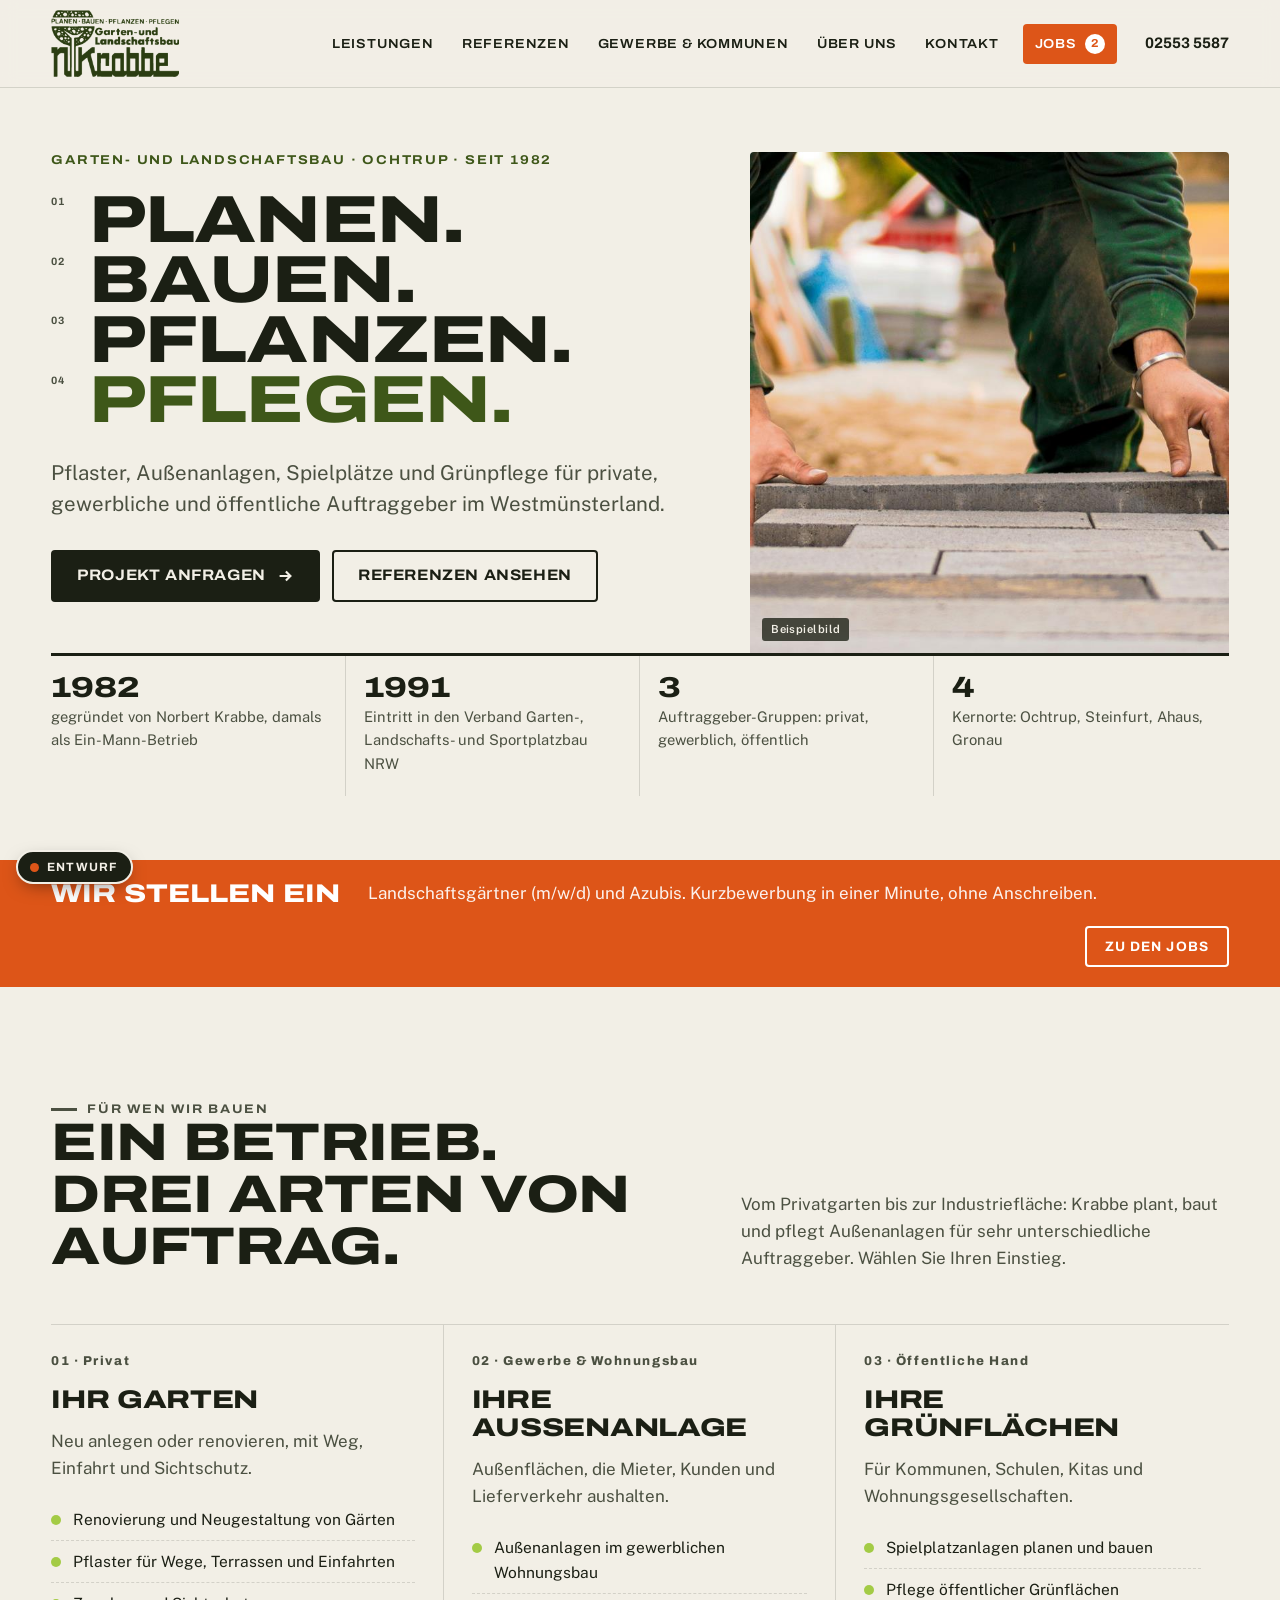
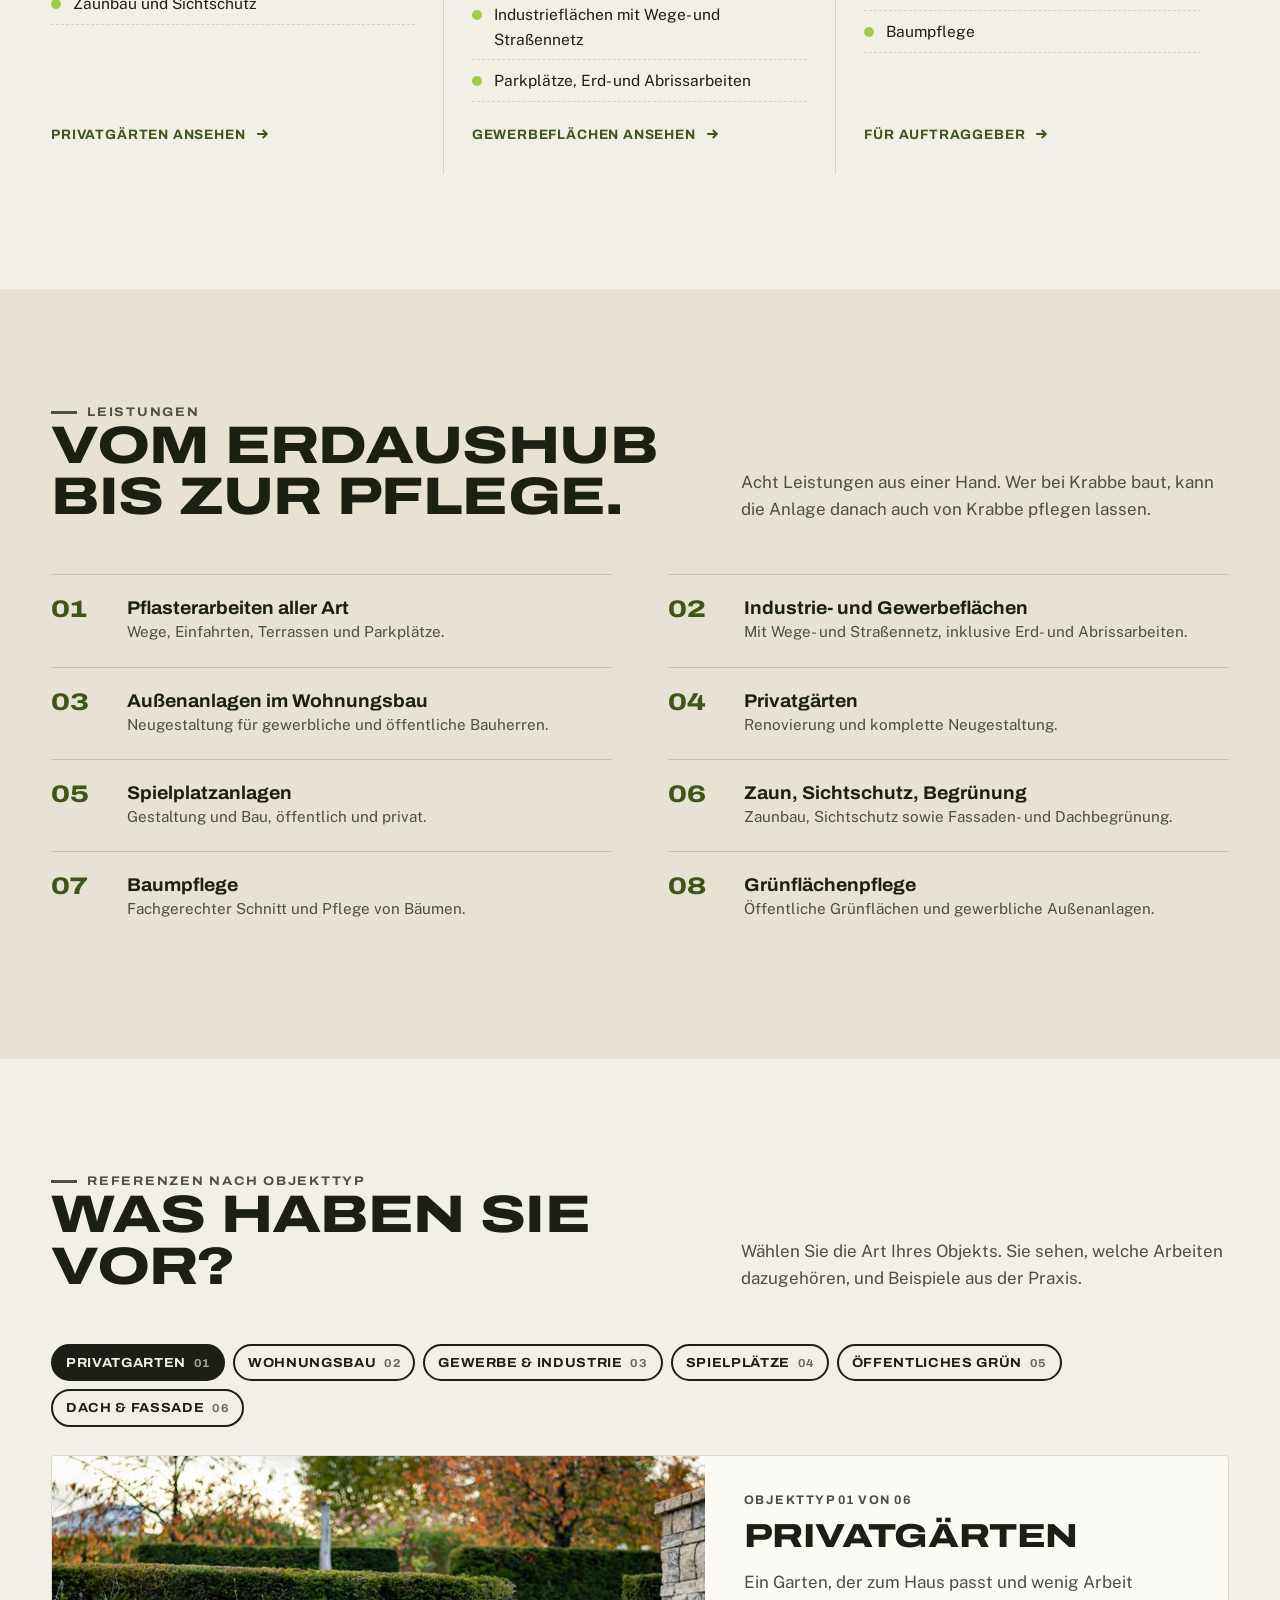
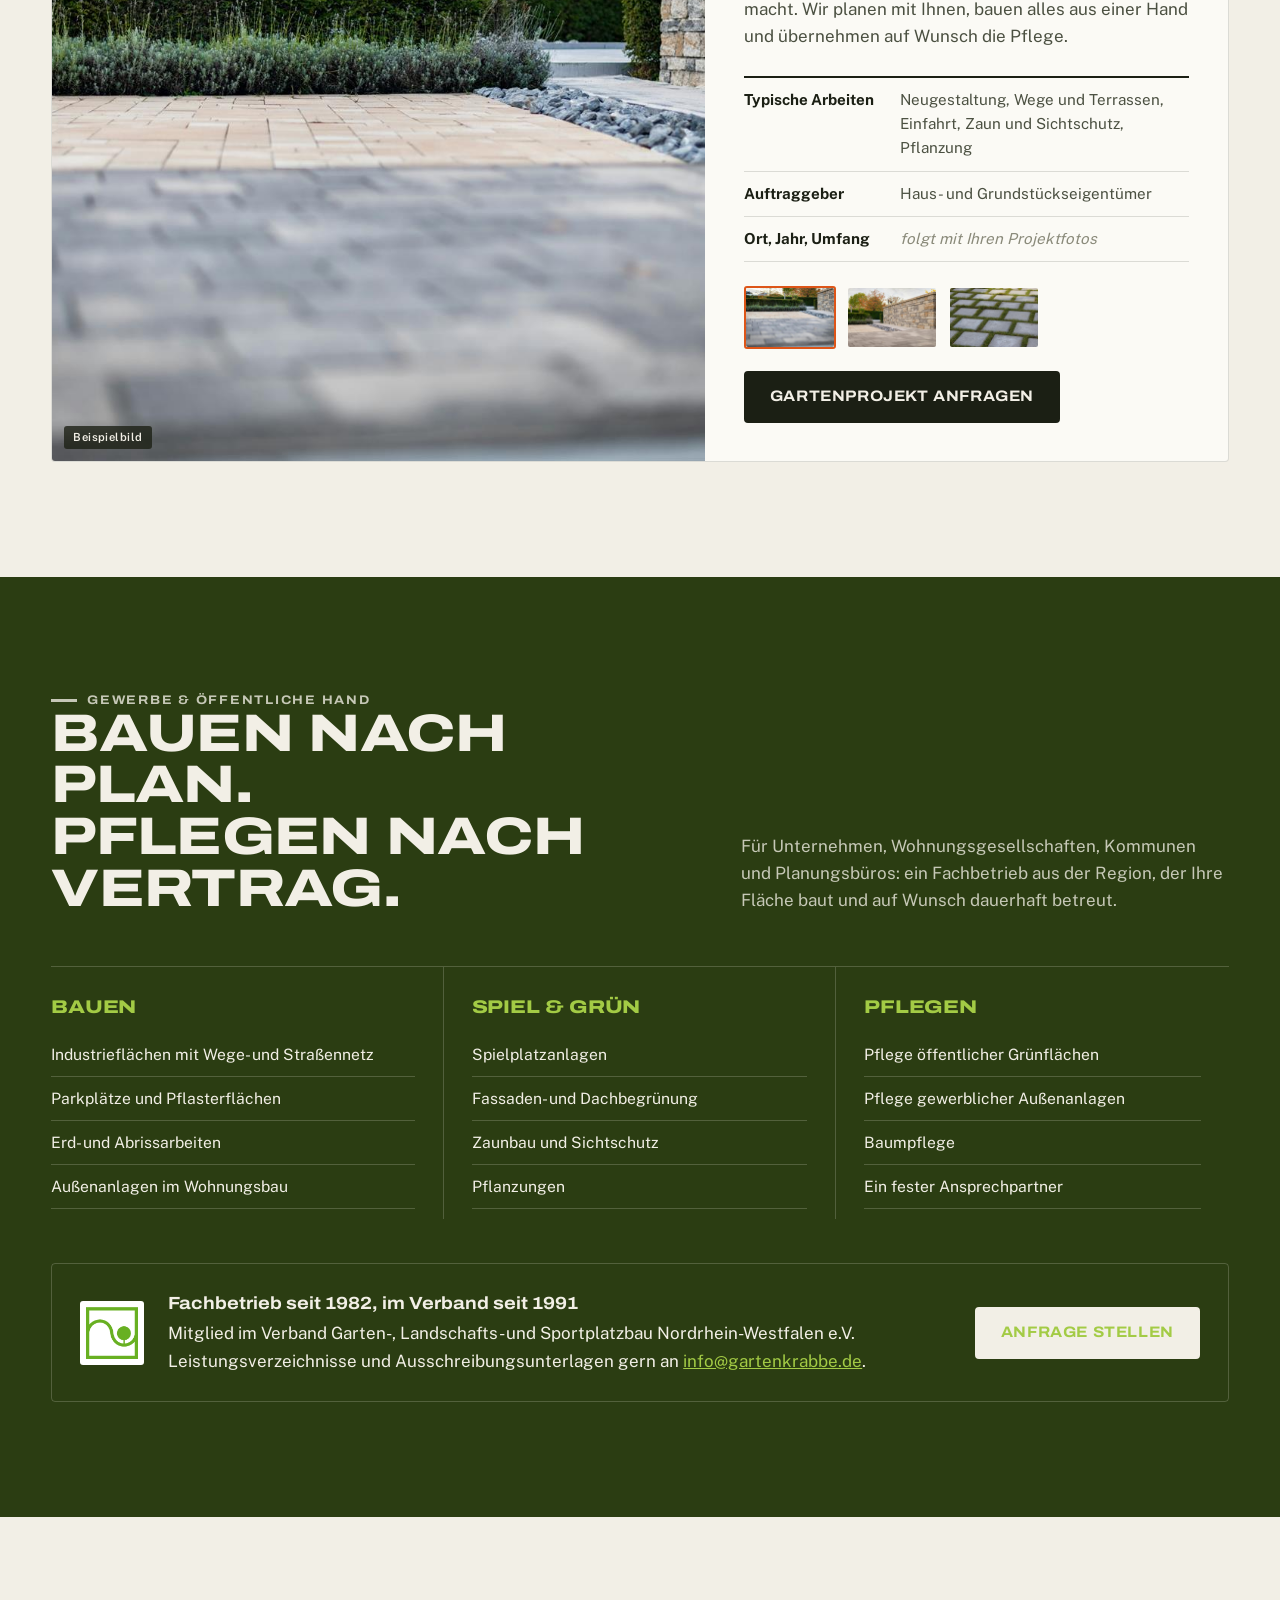
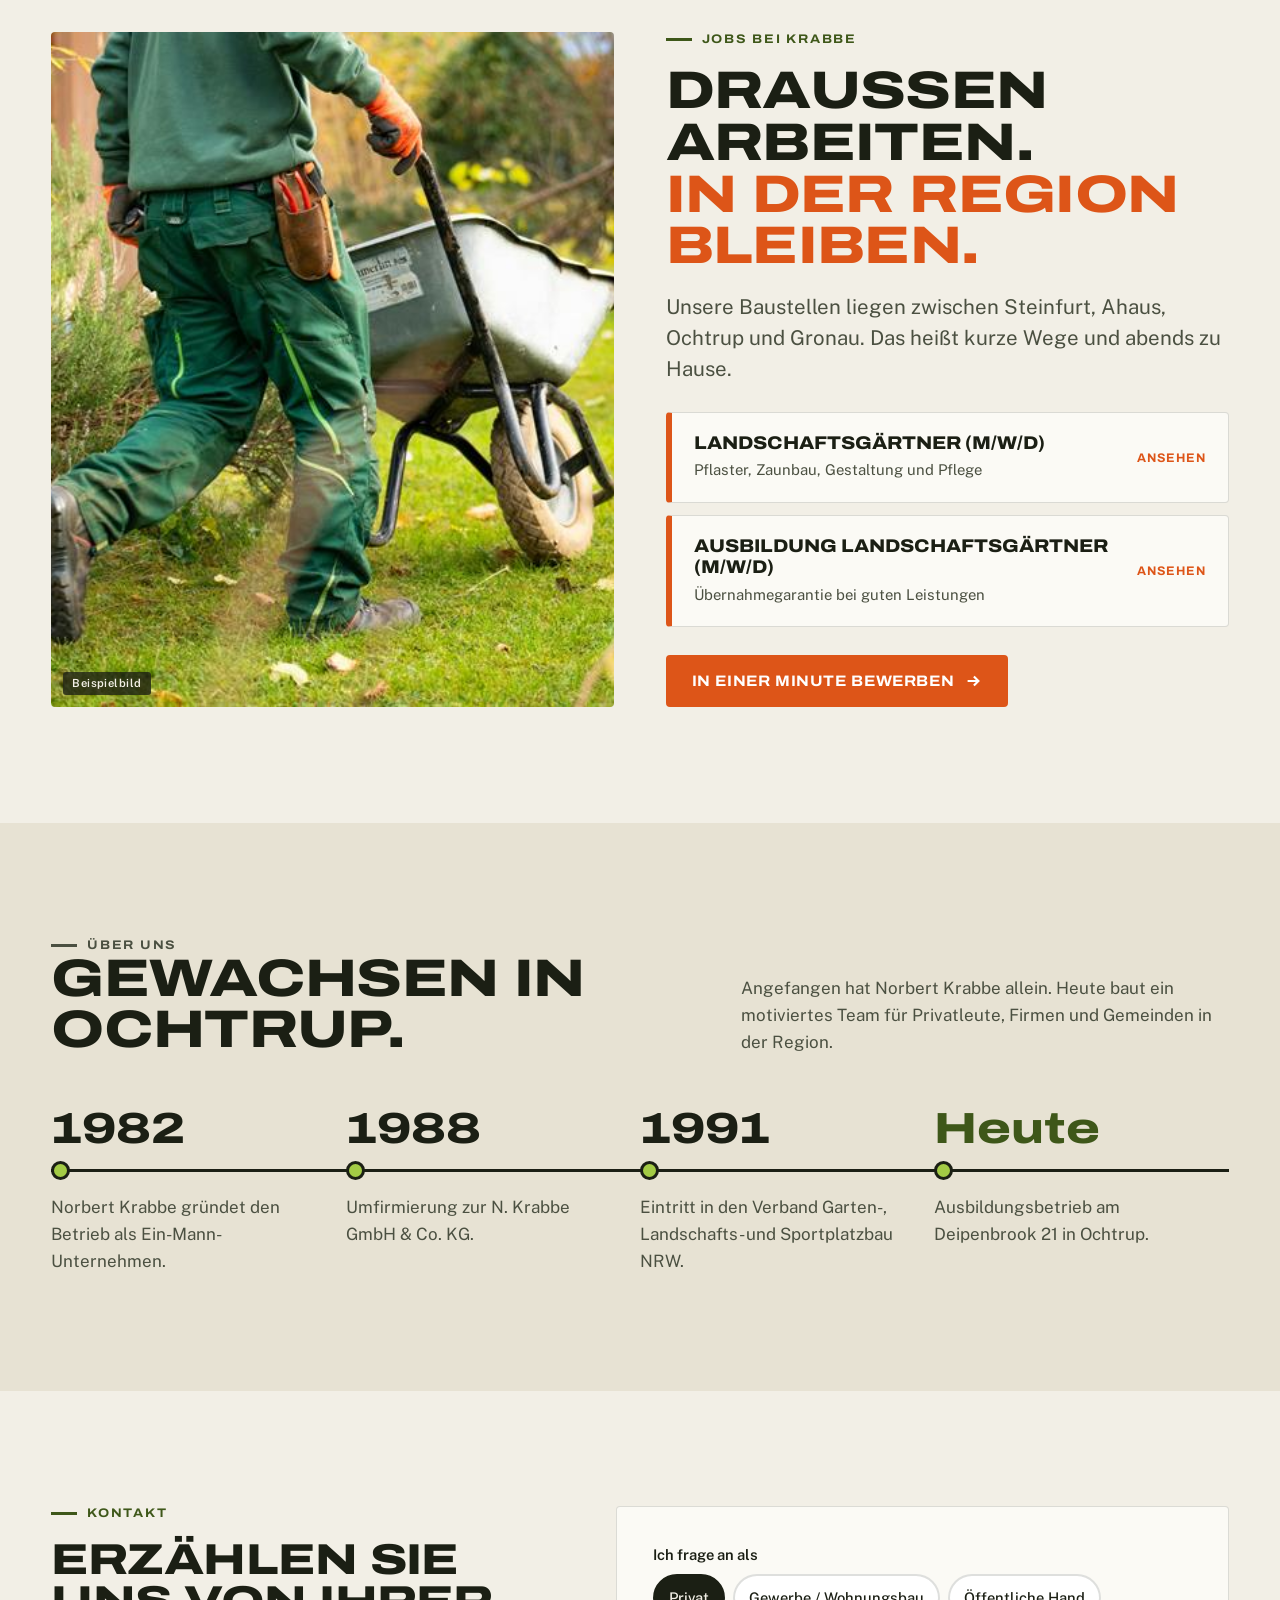
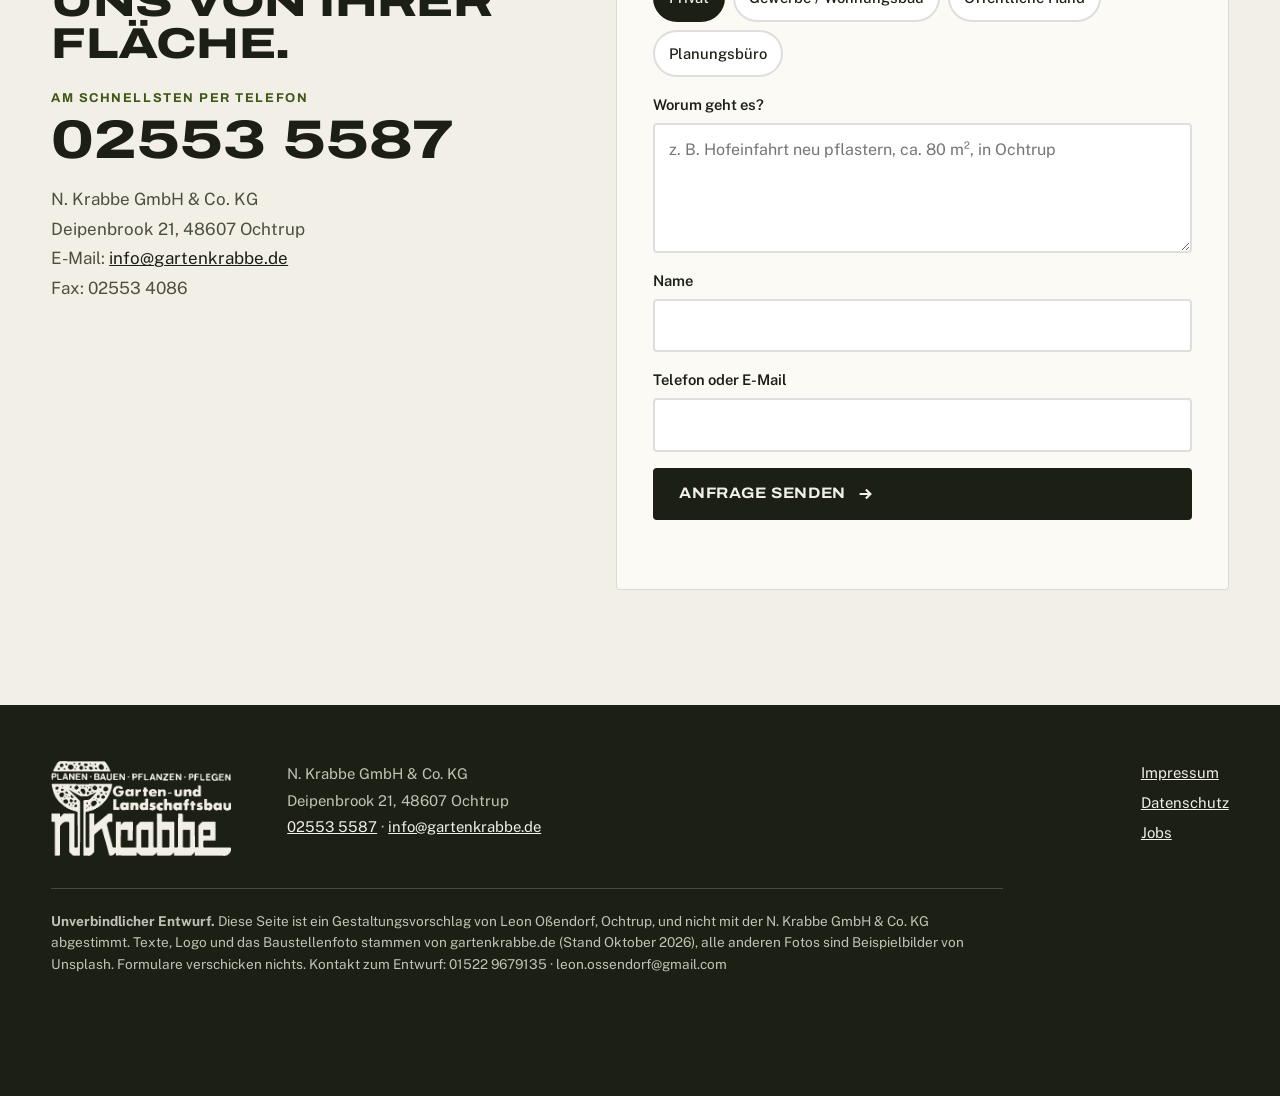
<file: index.html>
<!doctype html>
<html lang="de">
<head>
<meta charset="utf-8">
<meta name="viewport" content="width=device-width, initial-scale=1">
<meta name="robots" content="noindex, nofollow, noarchive">
<title>N. Krabbe · Garten- und Landschaftsbau in Ochtrup (Entwurf)</title>
<meta name="description" content="Unverbindlicher Gestaltungsentwurf von Leon Oßendorf für die N. Krabbe GmbH & Co. KG, Ochtrup. Keine offizielle Seite.">
<meta name="theme-color" content="#2B3D12">
<link rel="icon" href="favicon.svg" type="image/svg+xml">
<link rel="preload" href="fonts/archivo-var.woff2" as="font" type="font/woff2" crossorigin>
<link rel="stylesheet" href="style.css">
</head>
<body>

<a class="skip" href="#inhalt">Zum Inhalt springen</a>

<header class="top">
  <div class="top-in">
    <a class="brand" href="index.html" aria-label="N. Krabbe Garten- und Landschaftsbau, Startseite">
      <img src="brand/logo-dunkel-400.png" srcset="brand/logo-dunkel-800.png 2x" width="400" height="210" alt="N. Krabbe Garten- und Landschaftsbau">
    </a>
    <nav class="nav" id="nav" aria-label="Hauptnavigation">
      <a href="#leistungen">Leistungen</a>
      <a href="#referenzen">Referenzen</a>
      <a href="#auftraggeber">Gewerbe &amp; Kommunen</a>
      <a href="#ueber-uns">Über uns</a>
      <a href="#kontakt">Kontakt</a>
      <a class="nav-jobs" href="jobs.html">Jobs <b aria-label="2 offene Stellen">2</b></a>
    </nav>
    <a class="tel-top" href="tel:+4925535587">02553 5587</a>
    <button class="menu-btn" type="button" aria-expanded="false" aria-controls="nav">Menü</button>
  </div>
</header>

<main id="inhalt">

<!-- HERO -->
<section class="hero" aria-labelledby="hero-title">
  <div class="hero-copy">
    <p class="hero-kicker">Garten- und Landschaftsbau · Ochtrup · seit 1982</p>
    <h1 id="hero-title">
      <span><small>01</small>Planen.</span>
      <span><small>02</small>Bauen.</span>
      <span><small>03</small>Pflanzen.</span>
      <span><small>04</small>Pflegen.</span>
    </h1>
    <p class="hero-sub">Pflaster, Außenanlagen, Spielplätze und Grünpflege für private, gewerbliche und öffentliche Auftraggeber im Westmünsterland.</p>
    <div class="hero-cta">
      <a class="btn" href="#kontakt">Projekt anfragen <svg viewBox="0 0 20 20" aria-hidden="true"><path d="M4 10h12M11 5l5 5-5 5"/></svg></a>
      <a class="btn btn-line" href="#referenzen">Referenzen ansehen</a>
    </div>
  </div>
  <div class="hero-img">
    <picture>
      <source media="(max-width: 900px)" srcset="img/hero-960x640.jpg">
      <source srcset="img/hero-720x900.jpg 720w, img/hero-1200x1500.jpg 1200w" sizes="(max-width: 1320px) 40vw, 540px">
      <img src="img/hero-1200x1500.jpg" width="1200" height="1500" fetchpriority="high" alt="Landschaftsgärtner in grüner Arbeitshose setzt Pflastersteine">
    </picture>
    <span class="tag">Beispielbild</span>
  </div>
</section>

<div class="facts">
  <ul>
    <li><b>1982</b><span>gegründet von Norbert Krabbe, damals als Ein-Mann-Betrieb</span></li>
    <li><b>1991</b><span>Eintritt in den Verband Garten-, Landschafts- und Sportplatzbau NRW</span></li>
    <li><b>3</b><span>Auftraggeber-Gruppen: privat, gewerblich, öffentlich</span></li>
    <li><b>4</b><span>Kernorte: Ochtrup, Steinfurt, Ahaus, Gronau</span></li>
  </ul>
</div>

<div class="jobband">
  <a href="jobs.html">
    <strong>Wir stellen ein</strong>
    <span>Landschaftsgärtner (m/w/d) und Azubis. Kurzbewerbung in einer Minute, ohne Anschreiben.</span>
    <em>Zu den Jobs</em>
  </a>
</div>

<!-- FÜR WEN -->
<section class="sec" id="fuer-wen" aria-labelledby="fw-title">
  <div class="wrap">
    <div class="sec-head">
      <div>
        <p class="eyebrow">Für wen wir bauen</p>
        <h2 id="fw-title">Ein Betrieb.<br>Drei Arten von Auftrag.</h2>
      </div>
      <p>Vom Privatgarten bis zur Industriefläche: Krabbe plant, baut und pflegt Außenanlagen für sehr unterschiedliche Auftraggeber. Wählen Sie Ihren Einstieg.</p>
    </div>
    <div class="fuer">
      <article>
        <p class="fuer-nr">01 · Privat</p>
        <h3>Ihr Garten</h3>
        <p>Neu anlegen oder renovieren, mit Weg, Einfahrt und Sichtschutz.</p>
        <ul>
          <li>Renovierung und Neugestaltung von Gärten</li>
          <li>Pflaster für Wege, Terrassen und Einfahrten</li>
          <li>Zaunbau und Sichtschutz</li>
        </ul>
        <a class="more" href="#referenzen" data-ref="privat">Privatgärten ansehen <svg viewBox="0 0 20 20" aria-hidden="true"><path d="M4 10h12M11 5l5 5-5 5"/></svg></a>
      </article>
      <article>
        <p class="fuer-nr">02 · Gewerbe &amp; Wohnungsbau</p>
        <h3>Ihre Außenanlage</h3>
        <p>Außenflächen, die Mieter, Kunden und Lieferverkehr aushalten.</p>
        <ul>
          <li>Außenanlagen im gewerblichen Wohnungsbau</li>
          <li>Industrieflächen mit Wege- und Straßennetz</li>
          <li>Parkplätze, Erd- und Abrissarbeiten</li>
        </ul>
        <a class="more" href="#referenzen" data-ref="gewerbe">Gewerbeflächen ansehen <svg viewBox="0 0 20 20" aria-hidden="true"><path d="M4 10h12M11 5l5 5-5 5"/></svg></a>
      </article>
      <article>
        <p class="fuer-nr">03 · Öffentliche Hand</p>
        <h3>Ihre Grünflächen</h3>
        <p>Für Kommunen, Schulen, Kitas und Wohnungsgesellschaften.</p>
        <ul>
          <li>Spielplatzanlagen planen und bauen</li>
          <li>Pflege öffentlicher Grünflächen</li>
          <li>Baumpflege</li>
        </ul>
        <a class="more" href="#auftraggeber">Für Auftraggeber <svg viewBox="0 0 20 20" aria-hidden="true"><path d="M4 10h12M11 5l5 5-5 5"/></svg></a>
      </article>
    </div>
  </div>
</section>

<!-- LEISTUNGEN -->
<section class="sec leist" id="leistungen" aria-labelledby="lz-title">
  <div class="wrap">
    <div class="sec-head">
      <div>
        <p class="eyebrow">Leistungen</p>
        <h2 id="lz-title">Vom Erdaushub bis zur Pflege.</h2>
      </div>
      <p>Acht Leistungen aus einer Hand. Wer bei Krabbe baut, kann die Anlage danach auch von Krabbe pflegen lassen.</p>
    </div>
    <ol class="leist-list">
      <li><b>Pflasterarbeiten aller Art</b><span>Wege, Einfahrten, Terrassen und Parkplätze.</span></li>
      <li><b>Industrie- und Gewerbeflächen</b><span>Mit Wege- und Straßennetz, inklusive Erd- und Abrissarbeiten.</span></li>
      <li><b>Außenanlagen im Wohnungsbau</b><span>Neugestaltung für gewerbliche und öffentliche Bauherren.</span></li>
      <li><b>Privatgärten</b><span>Renovierung und komplette Neugestaltung.</span></li>
      <li><b>Spielplatzanlagen</b><span>Gestaltung und Bau, öffentlich und privat.</span></li>
      <li><b>Zaun, Sichtschutz, Begrünung</b><span>Zaunbau, Sichtschutz sowie Fassaden- und Dachbegrünung.</span></li>
      <li><b>Baumpflege</b><span>Fachgerechter Schnitt und Pflege von Bäumen.</span></li>
      <li><b>Grünflächenpflege</b><span>Öffentliche Grünflächen und gewerbliche Außenanlagen.</span></li>
    </ol>
    <p class="note"><b>Entwurfsnotiz:</b> Die acht Leistungen sind wörtlich von gartenkrabbe.de übernommen, nur kürzer gefasst. Was davon heute am meisten Umsatz bringt, sollte nach oben.</p>
  </div>
</section>

<!-- REFERENZEN NACH OBJEKTTYP -->
<section class="sec" id="referenzen" aria-labelledby="rf-title">
  <div class="wrap">
    <div class="sec-head">
      <div>
        <p class="eyebrow">Referenzen nach Objekttyp</p>
        <h2 id="rf-title">Was haben Sie vor?</h2>
      </div>
      <p>Wählen Sie die Art Ihres Objekts. Sie sehen, welche Arbeiten dazugehören, und Beispiele aus der Praxis.</p>
    </div>
    <div class="ref-tabs" role="tablist" aria-label="Objekttyp wählen" id="ref-tabs"></div>
    <div class="ref-panel" id="ref-panel" role="tabpanel" aria-live="polite">
      <div class="ref-media"><img id="ref-img" src="img/privat-gartenweg-1200x800.jpg" width="1200" height="800" alt=""><span class="tag" id="ref-tag">Beispielbild</span></div>
      <div class="ref-body">
        <p class="ref-kicker" id="ref-kicker"></p>
        <h3 id="ref-title"></h3>
        <p id="ref-text"></p>
        <dl class="steck" id="ref-steck"></dl>
        <div class="ref-thumbs" id="ref-thumbs" role="group" aria-label="Fotos zu diesem Objekttyp"></div>
        <div class="ref-cta"><a class="btn" href="#kontakt" id="ref-btn">Ähnliches Projekt anfragen</a></div>
      </div>
    </div>
    <p class="note"><b>Entwurfsnotiz:</b> Bis auf das Baustellenfoto (grün markiert, von gartenkrabbe.de) sind alle Fotos hier Beispielbilder von Unsplash. Für die fertige Seite brauchen wir Ihre echten Projektfotos. Pro Objekt reichen drei Angaben: Ort, Jahr, Umfang. Genau danach suchen Hausverwaltungen und Ausschreibende.</p>
  </div>
</section>

<!-- GEWERBE & ÖFFENTLICHE HAND -->
<section class="sec ag" id="auftraggeber" aria-labelledby="ag-title">
  <div class="wrap">
    <div class="sec-head">
      <div>
        <p class="eyebrow">Gewerbe &amp; öffentliche Hand</p>
        <h2 id="ag-title">Bauen nach Plan.<br>Pflegen nach Vertrag.</h2>
      </div>
      <p>Für Unternehmen, Wohnungsgesellschaften, Kommunen und Planungsbüros: ein Fachbetrieb aus der Region, der Ihre Fläche baut und auf Wunsch dauerhaft betreut.</p>
    </div>
    <div class="ag-grid">
      <div class="ag-col">
        <h3>Bauen</h3>
        <ul>
          <li>Industrieflächen mit Wege- und Straßennetz</li>
          <li>Parkplätze und Pflasterflächen</li>
          <li>Erd- und Abrissarbeiten</li>
          <li>Außenanlagen im Wohnungsbau</li>
        </ul>
      </div>
      <div class="ag-col">
        <h3>Spiel &amp; Grün</h3>
        <ul>
          <li>Spielplatzanlagen</li>
          <li>Fassaden- und Dachbegrünung</li>
          <li>Zaunbau und Sichtschutz</li>
          <li>Pflanzungen</li>
        </ul>
      </div>
      <div class="ag-col">
        <h3>Pflegen</h3>
        <ul>
          <li>Pflege öffentlicher Grünflächen</li>
          <li>Pflege gewerblicher Außenanlagen</li>
          <li>Baumpflege</li>
          <li>Ein fester Ansprechpartner</li>
        </ul>
      </div>
    </div>
    <div class="ag-strip">
      <img src="brand/verband-97.png" width="97" height="97" alt="Logo Verband Garten-, Landschafts- und Sportplatzbau NRW">
      <p><b>Fachbetrieb seit 1982, im Verband seit 1991</b>Mitglied im Verband Garten-, Landschafts- und Sportplatzbau Nordrhein-Westfalen e.V. Leistungsverzeichnisse und Ausschreibungsunterlagen gern an <a href="mailto:info@gartenkrabbe.de">info@gartenkrabbe.de</a>.</p>
      <a class="btn btn-light" href="#kontakt">Anfrage stellen</a>
    </div>
    <p class="note"><b>Entwurfsnotiz:</b> Diesen Bereich gibt es auf gartenkrabbe.de noch nicht, obwohl Gewerbe und öffentliche Hand dort als Kunden genannt sind. Hier passen zum Beispiel eine Referenzliste als PDF, ein Ansprechpartner für Ausschreibungen und Nachweise wie eine Präqualifikation, falls vorhanden. „Ein fester Ansprechpartner“ bitte bestätigen.</p>
  </div>
</section>

<!-- JOBS TEASER -->
<section class="sec" id="jobs" aria-labelledby="jb-title">
  <div class="wrap jt">
    <div class="jt-img">
      <img src="img/jobs-1600x1000.jpg" srcset="img/jobs-800x500.jpg 800w, img/jobs-1600x1000.jpg 1600w" sizes="(max-width: 900px) 100vw, 50vw" width="1600" height="1000" loading="lazy" alt="Landschaftsgärtner in grüner Arbeitskleidung schiebt eine Schubkarre über den Rasen, dahinter ein Kollege">
      <span class="tag">Beispielbild</span>
    </div>
    <div>
      <p class="eyebrow">Jobs bei Krabbe</p>
      <h2 id="jb-title">Draußen arbeiten.<br><em>In der Region bleiben.</em></h2>
      <p class="lead" style="margin-top:20px">Unsere Baustellen liegen zwischen Steinfurt, Ahaus, Ochtrup und Gronau. Das heißt kurze Wege und abends zu Hause.</p>
      <div class="jobcards">
        <a class="jobcard" href="jobs.html#stelle-gaertner"><b>Landschaftsgärtner (m/w/d)</b><span>Pflaster, Zaunbau, Gestaltung und Pflege</span><i>Ansehen</i></a>
        <a class="jobcard" href="jobs.html#stelle-ausbildung"><b>Ausbildung Landschaftsgärtner (m/w/d)</b><span>Übernahmegarantie bei guten Leistungen</span><i>Ansehen</i></a>
      </div>
      <a class="btn btn-signal" href="jobs.html#bewerben">In einer Minute bewerben <svg viewBox="0 0 20 20" aria-hidden="true"><path d="M4 10h12M11 5l5 5-5 5"/></svg></a>
    </div>
  </div>
</section>

<!-- ÜBER UNS -->
<section class="sec story" id="ueber-uns" aria-labelledby="uu-title">
  <div class="wrap">
    <div class="sec-head">
      <div>
        <p class="eyebrow">Über uns</p>
        <h2 id="uu-title">Gewachsen in Ochtrup.</h2>
      </div>
      <p>Angefangen hat Norbert Krabbe allein. Heute baut ein motiviertes Team für Privatleute, Firmen und Gemeinden in der Region.</p>
    </div>
    <ol class="tl">
      <li><b>1982</b><span>Norbert Krabbe gründet den Betrieb als Ein-Mann-Unternehmen.</span></li>
      <li><b>1988</b><span>Umfirmierung zur N. Krabbe GmbH &amp; Co. KG.</span></li>
      <li><b>1991</b><span>Eintritt in den Verband Garten-, Landschafts- und Sportplatzbau NRW.</span></li>
      <li><b>Heute</b><span>Ausbildungsbetrieb am Deipenbrook 21 in Ochtrup.</span></li>
    </ol>
    <p class="note"><b>Entwurfsnotiz:</b> Mitarbeiterzahl, Fuhrpark oder ein Teamfoto würden diesen Teil stärker machen. Auf gartenkrabbe.de steht dazu nichts, deshalb nennen wir hier keine Zahlen.</p>
  </div>
</section>

<!-- KONTAKT -->
<section class="sec" id="kontakt" aria-labelledby="ko-title">
  <div class="wrap ko">
    <div>
      <p class="eyebrow">Kontakt</p>
      <h2 id="ko-title">Erzählen Sie uns von Ihrer Fläche.</h2>
      <a class="ko-tel" href="tel:+4925535587"><span>Am schnellsten per Telefon</span><b>02553 5587</b></a>
      <address>
        N. Krabbe GmbH &amp; Co. KG<br>
        Deipenbrook 21, 48607 Ochtrup<br>
        E-Mail: <a href="mailto:info@gartenkrabbe.de">info@gartenkrabbe.de</a><br>
        Fax: 02553 4086
      </address>
      <p class="note"><b>Entwurfsnotiz:</b> Bürozeiten und ein Ansprechpartner mit Foto fehlen noch, beides steht nicht auf gartenkrabbe.de.</p>
    </div>
    <form class="form" data-kind="anfrage" novalidate>
      <fieldset>
        <legend>Ich frage an als</legend>
        <div class="chips">
          <label><input type="radio" name="typ" value="Privat" checked><span>Privat</span></label>
          <label><input type="radio" name="typ" value="Gewerbe"><span>Gewerbe / Wohnungsbau</span></label>
          <label><input type="radio" name="typ" value="Öffentlich"><span>Öffentliche Hand</span></label>
          <label><input type="radio" name="typ" value="Planer"><span>Planungsbüro</span></label>
        </div>
      </fieldset>
      <label>Worum geht es?<textarea name="text" rows="4" placeholder="z. B. Hofeinfahrt neu pflastern, ca. 80 m², in Ochtrup"></textarea></label>
      <label>Name<input type="text" name="name" autocomplete="name"></label>
      <label>Telefon oder E-Mail<input type="text" name="kontakt" autocomplete="email"></label>
      <button class="btn" type="submit">Anfrage senden <svg viewBox="0 0 20 20" aria-hidden="true"><path d="M4 10h12M11 5l5 5-5 5"/></svg></button>
      <p class="form-status" role="status" aria-live="polite"></p>
    </form>
  </div>
</section>

</main>

<footer class="foot">
  <div class="wrap foot-in">
    <img src="brand/logo-hell-800.png" width="800" height="419" alt="N. Krabbe Garten- und Landschaftsbau" loading="lazy">
    <address>
      N. Krabbe GmbH &amp; Co. KG<br>
      Deipenbrook 21, 48607 Ochtrup<br>
      <a href="tel:+4925535587">02553 5587</a> · <a href="mailto:info@gartenkrabbe.de">info@gartenkrabbe.de</a>
    </address>
    <nav class="foot-links" aria-label="Rechtliches">
      <a href="https://www.gartenkrabbe.de/impressum/">Impressum</a>
      <a href="https://www.gartenkrabbe.de/datenschutz/">Datenschutz</a>
      <a href="jobs.html">Jobs</a>
    </nav>
    <p class="foot-draft"><b>Unverbindlicher Entwurf.</b> Diese Seite ist ein Gestaltungsvorschlag von Leon Oßendorf, Ochtrup, und nicht mit der N. Krabbe GmbH &amp; Co. KG abgestimmt. Texte, Logo und das Baustellenfoto stammen von gartenkrabbe.de (Stand Oktober 2026), alle anderen Fotos sind Beispielbilder von Unsplash. Formulare verschicken nichts. Kontakt zum Entwurf: 01522 9679135 · leon.ossendorf@gmail.com</p>
  </div>
</footer>

<div class="draft">
  <button class="draft-pill" type="button" aria-expanded="false" aria-controls="draft-panel">Entwurf</button>
  <div class="draft-panel" id="draft-panel" hidden>
    <p><b>Unverbindlicher Entwurf</b> von Leon Oßendorf für die N. Krabbe GmbH &amp; Co. KG. Keine offizielle Seite. Fotos mit „Beispielbild“ sind Platzhalter, Formulare verschicken nichts.</p>
    <p><a href="https://www.gartenkrabbe.de/">Zur aktuellen Website</a></p>
    <button class="notes-toggle" type="button" aria-pressed="false">Entwurfsnotizen einblenden</button>
  </div>
</div>

<script src="main.js"></script>
</body>
</html>
</file>
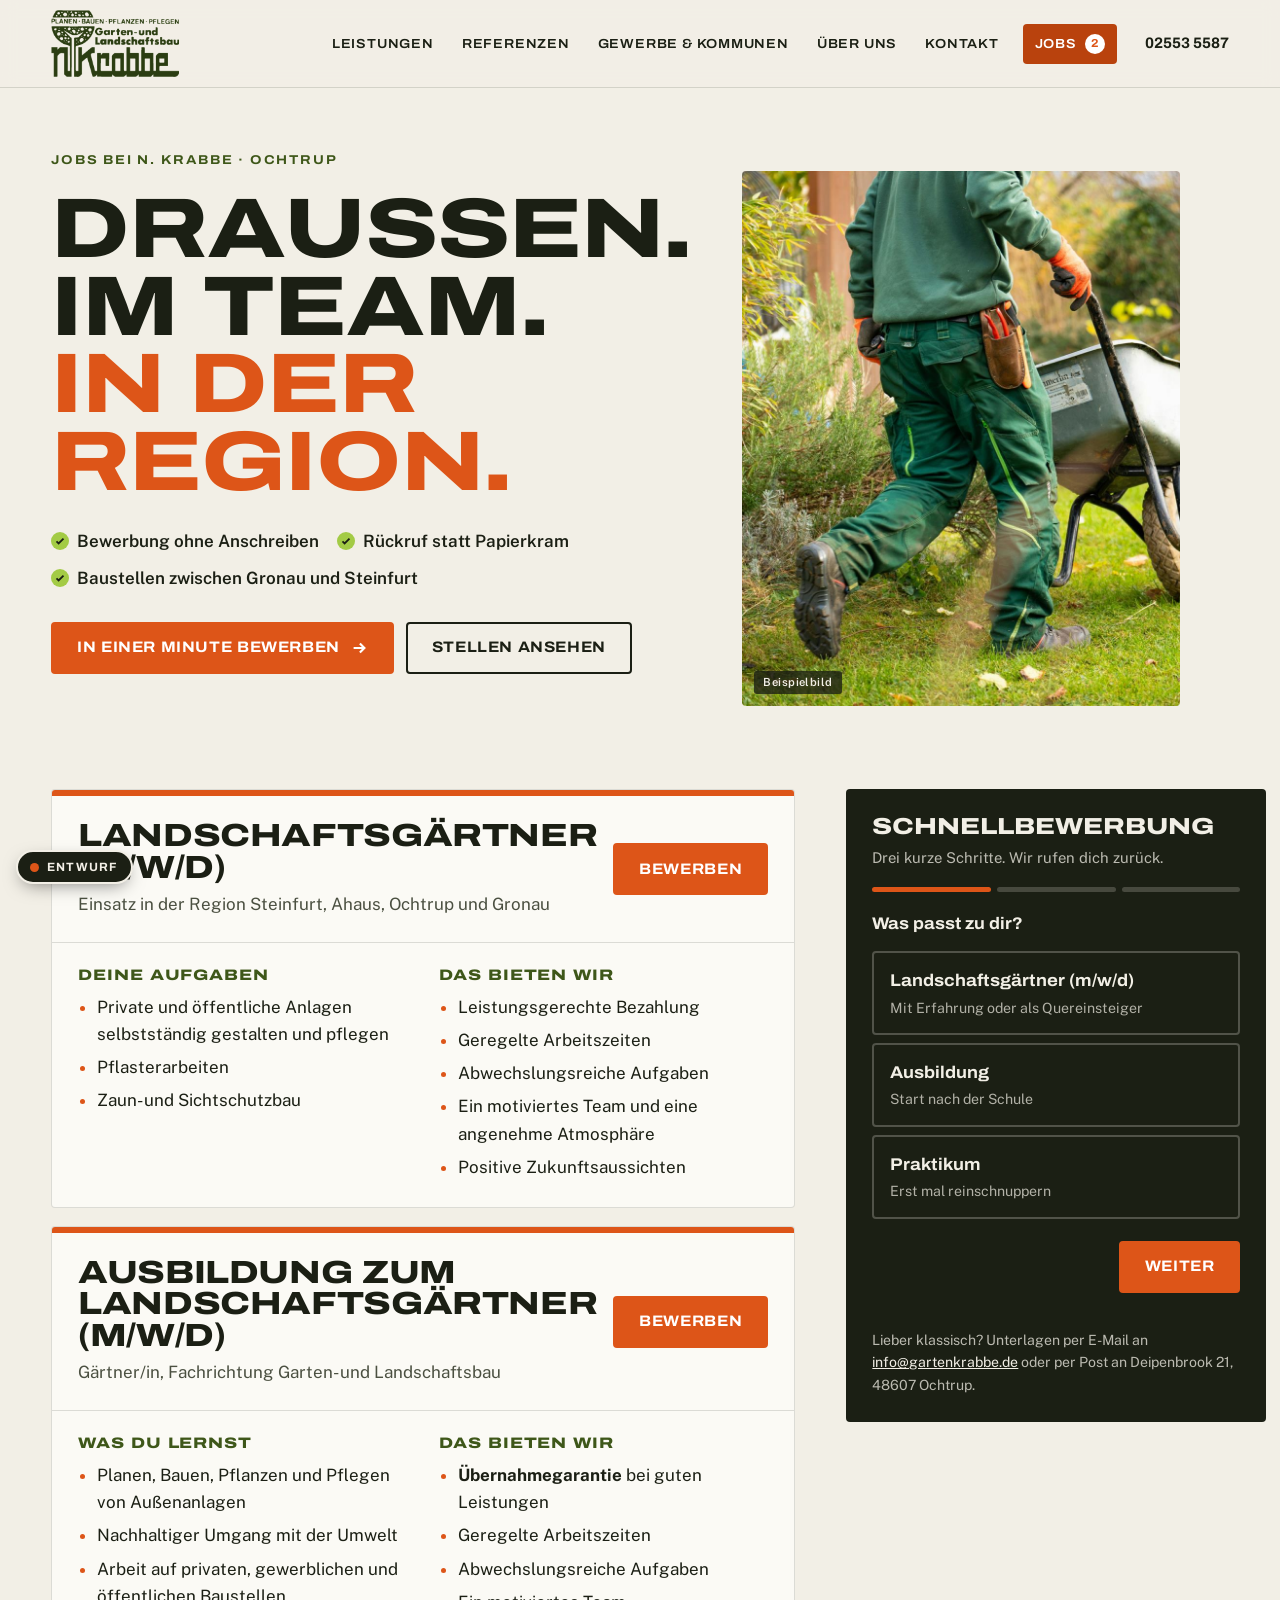
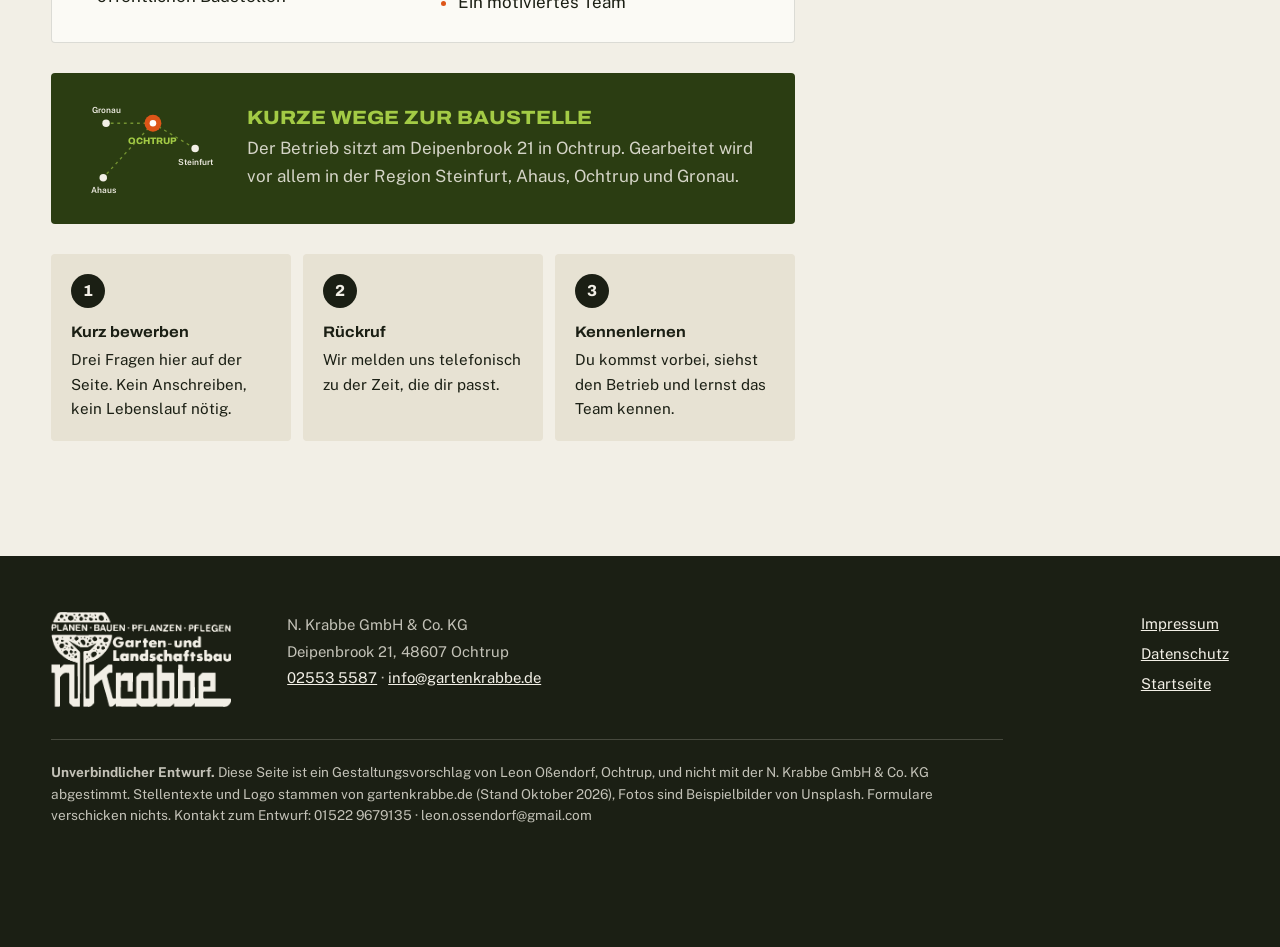
<file: jobs.html>
<!doctype html>
<html lang="de">
<head>
<meta charset="utf-8">
<meta name="viewport" content="width=device-width, initial-scale=1">
<meta name="robots" content="noindex, nofollow, noarchive">
<title>Jobs bei N. Krabbe · Landschaftsgärtner und Ausbildung in Ochtrup (Entwurf)</title>
<meta name="description" content="Unverbindlicher Gestaltungsentwurf von Leon Oßendorf: Jobseite mit Schnellbewerbung für die N. Krabbe GmbH & Co. KG, Ochtrup. Keine offizielle Seite.">
<meta name="theme-color" content="#2B3D12">
<link rel="icon" href="favicon.svg" type="image/svg+xml">
<link rel="preload" href="fonts/archivo-var.woff2" as="font" type="font/woff2" crossorigin>
<link rel="stylesheet" href="style.css">
</head>
<body>

<a class="skip" href="#inhalt">Zum Inhalt springen</a>

<header class="top">
  <div class="top-in">
    <a class="brand" href="index.html" aria-label="N. Krabbe Garten- und Landschaftsbau, Startseite">
      <img src="brand/logo-dunkel-400.png" srcset="brand/logo-dunkel-800.png 2x" width="400" height="210" alt="N. Krabbe Garten- und Landschaftsbau">
    </a>
    <nav class="nav" id="nav" aria-label="Hauptnavigation">
      <a href="index.html#leistungen">Leistungen</a>
      <a href="index.html#referenzen">Referenzen</a>
      <a href="index.html#auftraggeber">Gewerbe &amp; Kommunen</a>
      <a href="index.html#ueber-uns">Über uns</a>
      <a href="index.html#kontakt">Kontakt</a>
      <a class="nav-jobs" href="jobs.html" aria-current="page">Jobs <b aria-label="2 offene Stellen">2</b></a>
    </nav>
    <a class="tel-top" href="tel:+4925535587">02553 5587</a>
    <button class="menu-btn" type="button" aria-expanded="false" aria-controls="nav">Menü</button>
  </div>
</header>

<main id="inhalt">

<section class="jh" aria-labelledby="jh-title">
  <div>
    <p class="hero-kicker">Jobs bei N. Krabbe · Ochtrup</p>
    <h1 id="jh-title">Draußen.<br>Im Team.<br><em>In der Region.</em></h1>
    <ul class="jh-quick">
      <li>Bewerbung ohne Anschreiben</li>
      <li>Rückruf statt Papierkram</li>
      <li>Baustellen zwischen Gronau und Steinfurt</li>
    </ul>
    <div class="hero-cta">
      <a class="btn btn-signal" href="#bewerben">In einer Minute bewerben <svg viewBox="0 0 20 20" aria-hidden="true"><path d="M4 10h12M11 5l5 5-5 5"/></svg></a>
      <a class="btn btn-line" href="#stellen">Stellen ansehen</a>
    </div>
  </div>
  <div class="jh-img">
    <picture>
      <source media="(max-width: 900px)" srcset="img/jobs-800x500.jpg 800w, img/jobs-1600x1000.jpg 1600w" sizes="100vw">
      <img src="img/jobs-900x1100.jpg" width="900" height="1100" fetchpriority="high" alt="Landschaftsgärtner in grüner Arbeitskleidung schiebt eine Schubkarre über den Rasen, dahinter ein Kollege">
    </picture>
    <span class="tag">Beispielbild</span>
  </div>
</section>

<section class="sec" id="stellen" aria-label="Offene Stellen" style="padding-top:0">
  <div class="wrap jl">
    <div>
      <article class="stelle" id="stelle-gaertner" aria-labelledby="st1">
        <div class="stelle-head">
          <h2 id="st1">Landschaftsgärtner (m/w/d)</h2>
          <p>Einsatz in der Region Steinfurt, Ahaus, Ochtrup und Gronau</p>
          <a class="btn btn-signal" href="#bewerben" data-pick="Landschaftsgärtner">Bewerben</a>
        </div>
        <div class="stelle-body">
          <div>
            <h3>Deine Aufgaben</h3>
            <ul>
              <li>Private und öffentliche Anlagen selbstständig gestalten und pflegen</li>
              <li>Pflasterarbeiten</li>
              <li>Zaun- und Sichtschutzbau</li>
            </ul>
          </div>
          <div>
            <h3>Das bieten wir</h3>
            <ul>
              <li>Leistungsgerechte Bezahlung</li>
              <li>Geregelte Arbeitszeiten</li>
              <li>Abwechslungsreiche Aufgaben</li>
              <li>Ein motiviertes Team und eine angenehme Atmosphäre</li>
              <li>Positive Zukunftsaussichten</li>
            </ul>
          </div>
        </div>
      </article>

      <article class="stelle" id="stelle-ausbildung" aria-labelledby="st2">
        <div class="stelle-head">
          <h2 id="st2">Ausbildung zum Landschaftsgärtner (m/w/d)</h2>
          <p>Gärtner/in, Fachrichtung Garten- und Landschaftsbau</p>
          <a class="btn btn-signal" href="#bewerben" data-pick="Ausbildung">Bewerben</a>
        </div>
        <div class="stelle-body">
          <div>
            <h3>Was du lernst</h3>
            <ul>
              <li>Planen, Bauen, Pflanzen und Pflegen von Außenanlagen</li>
              <li>Nachhaltiger Umgang mit der Umwelt</li>
              <li>Arbeit auf privaten, gewerblichen und öffentlichen Baustellen</li>
            </ul>
          </div>
          <div>
            <h3>Das bieten wir</h3>
            <ul>
              <li><b>Übernahmegarantie</b> bei guten Leistungen</li>
              <li>Geregelte Arbeitszeiten</li>
              <li>Abwechslungsreiche Aufgaben</li>
              <li>Ein motiviertes Team</li>
            </ul>
          </div>
        </div>
      </article>
      <p class="note"><b>Entwurfsnotiz:</b> Aufgaben und Angebot sind von gartenkrabbe.de übernommen. Dort fehlen Anforderungen, Ausbildungsbeginn, Berufsschule und ob es Praktika gibt. Das sind die häufigsten Fragen von Bewerbern, also sollten sie hier stehen. Die Option „Praktikum“ im Formular ist ein Vorschlag.</p>

      <div class="region">
        <svg viewBox="0 0 160 110" role="img" aria-label="Karte: Ochtrup in der Mitte, Gronau im Westen, Ahaus im Südwesten, Steinfurt im Osten">
          <g fill="none" stroke="#A3CB45" stroke-width="1.4" stroke-dasharray="3 4" opacity=".6"><path d="M81 28L31 28M81 28L28 86M81 28L126 55"/></g>
          <g fill="#F2EFE6" font-family="Public Sans, sans-serif" font-size="9" font-weight="600">
            <circle cx="31" cy="28" r="4"/><text x="31" y="17" text-anchor="middle">Gronau</text>
            <circle cx="28" cy="86" r="4"/><text x="28" y="102" text-anchor="middle">Ahaus</text>
            <circle cx="126" cy="55" r="4"/><text x="126" y="72" text-anchor="middle">Steinfurt</text>
          </g>
          <circle cx="81" cy="28" r="9" fill="#DD5518"/><circle cx="81" cy="28" r="3.5" fill="#fff"/>
          <text x="81" y="50" text-anchor="middle" fill="#A3CB45" font-family="Archivo, sans-serif" font-size="10" font-weight="800">OCHTRUP</text>
        </svg>
        <div>
          <b>Kurze Wege zur Baustelle</b>
          <p>Der Betrieb sitzt am Deipenbrook 21 in Ochtrup. Gearbeitet wird vor allem in der Region Steinfurt, Ahaus, Ochtrup und Gronau.</p>
        </div>
      </div>

      <ol class="ablauf" aria-label="So läuft die Bewerbung">
        <li><b>Kurz bewerben</b>Drei Fragen hier auf der Seite. Kein Anschreiben, kein Lebenslauf nötig.</li>
        <li><b>Rückruf</b>Wir melden uns telefonisch zu der Zeit, die dir passt.</li>
        <li><b>Kennenlernen</b>Du kommst vorbei, siehst den Betrieb und lernst das Team kennen.</li>
      </ol>
      <p class="note"><b>Entwurfsnotiz:</b> Den Ablauf schlagen wir vor. Wie Sie Bewerbungen heute bearbeiten, stimmen wir ab.</p>
    </div>

    <aside class="sb" id="bewerben" aria-labelledby="sb-title">
      <form id="sb" novalidate>
        <p class="sb-title" id="sb-title">Schnellbewerbung</p>
        <p class="sb-hint">Drei kurze Schritte. Wir rufen dich zurück.</p>
        <div class="sb-bar" aria-hidden="true"><i></i><i></i><i></i></div>

        <div class="sb-step">
          <p class="sb-q">Was passt zu dir?</p>
          <div class="opt" role="radiogroup" aria-label="Stelle">
            <label><input type="radio" name="stelle" value="Landschaftsgärtner"><b>Landschaftsgärtner (m/w/d)</b><small>Mit Erfahrung oder als Quereinsteiger</small></label>
            <label><input type="radio" name="stelle" value="Ausbildung"><b>Ausbildung</b><small>Start nach der Schule</small></label>
            <label><input type="radio" name="stelle" value="Praktikum"><b>Praktikum</b><small>Erst mal reinschnuppern</small></label>
          </div>
          <div class="sb-nav"><span></span><button class="btn btn-signal sb-next" type="button">Weiter</button></div>
        </div>

        <div class="sb-step">
          <fieldset data-for="Landschaftsgärtner">
            <legend>Deine Erfahrung</legend>
            <div class="chips">
              <label><input type="radio" name="erfahrung" value="Ausgelernt im GaLaBau"><span>Ausgelernt im GaLaBau</span></label>
              <label><input type="radio" name="erfahrung" value="Andere grüne Ausbildung"><span>Andere grüne Ausbildung</span></label>
              <label><input type="radio" name="erfahrung" value="Quereinstieg mit Praxis"><span>Quereinstieg mit Praxis</span></label>
              <label><input type="radio" name="erfahrung" value="Noch keine Erfahrung"><span>Noch keine</span></label>
            </div>
          </fieldset>
          <fieldset data-for="Landschaftsgärtner">
            <legend>Führerschein</legend>
            <div class="chips">
              <label><input type="checkbox" name="fs" value="B"><span>B</span></label>
              <label><input type="checkbox" name="fs" value="BE"><span>BE</span></label>
              <label><input type="checkbox" name="fs" value="C1E"><span>C1E</span></label>
              <label><input type="checkbox" name="fs" value="CE"><span>CE</span></label>
            </div>
          </fieldset>
          <fieldset data-for="Ausbildung Praktikum">
            <legend>Deine Schule</legend>
            <div class="chips">
              <label><input type="radio" name="schule" value="Noch in der Schule"><span>Noch in der Schule</span></label>
              <label><input type="radio" name="schule" value="Hauptschulabschluss"><span>Hauptschulabschluss</span></label>
              <label><input type="radio" name="schule" value="Klasse 10 / Realschule"><span>Klasse 10 / Realschule</span></label>
              <label><input type="radio" name="schule" value="Fachabitur / Abitur"><span>(Fach-)Abitur</span></label>
            </div>
          </fieldset>
          <div class="sb-nav"><button class="sb-back" type="button">Zurück</button><button class="btn btn-signal sb-next" type="button">Weiter</button></div>
        </div>

        <div class="sb-step">
          <label class="f">Vorname<input type="text" name="vorname" autocomplete="given-name"></label>
          <label class="f">Handynummer<input type="tel" name="handy" autocomplete="tel"></label>
          <fieldset>
            <legend>Wann erreichen wir dich?</legend>
            <div class="chips">
              <label><input type="radio" name="zeit" value="Vormittags"><span>Vormittags</span></label>
              <label><input type="radio" name="zeit" value="Nachmittags"><span>Nachmittags</span></label>
              <label><input type="radio" name="zeit" value="Ab 17 Uhr"><span>Ab 17 Uhr</span></label>
            </div>
          </fieldset>
          <div class="sb-nav"><button class="sb-back" type="button">Zurück</button><button class="btn btn-signal" type="submit">Rückruf anfordern</button></div>
        </div>

        <p class="form-status" role="status" aria-live="polite"></p>
      </form>

      <div class="sb-done" role="status">
        <b>Danke, <span class="sb-name"></span>!</b>
        <p>So würde die Bestätigung aussehen. Krabbe hätte jetzt diese Angaben:</p>
        <dl></dl>
        <p><em>Im Entwurf wurde nichts verschickt.</em></p>
        <button class="btn btn-light sb-again" type="button">Noch mal ausprobieren</button>
      </div>

      <p class="sb-alt">Lieber klassisch? Unterlagen per E-Mail an <a href="mailto:info@gartenkrabbe.de">info@gartenkrabbe.de</a> oder per Post an Deipenbrook 21, 48607 Ochtrup.</p>
    </aside>
  </div>
</section>

</main>

<footer class="foot">
  <div class="wrap foot-in">
    <img src="brand/logo-hell-800.png" width="800" height="419" alt="N. Krabbe Garten- und Landschaftsbau" loading="lazy">
    <address>
      N. Krabbe GmbH &amp; Co. KG<br>
      Deipenbrook 21, 48607 Ochtrup<br>
      <a href="tel:+4925535587">02553 5587</a> · <a href="mailto:info@gartenkrabbe.de">info@gartenkrabbe.de</a>
    </address>
    <nav class="foot-links" aria-label="Rechtliches">
      <a href="https://www.gartenkrabbe.de/impressum/">Impressum</a>
      <a href="https://www.gartenkrabbe.de/datenschutz/">Datenschutz</a>
      <a href="index.html">Startseite</a>
    </nav>
    <p class="foot-draft"><b>Unverbindlicher Entwurf.</b> Diese Seite ist ein Gestaltungsvorschlag von Leon Oßendorf, Ochtrup, und nicht mit der N. Krabbe GmbH &amp; Co. KG abgestimmt. Stellentexte und Logo stammen von gartenkrabbe.de (Stand Oktober 2026), Fotos sind Beispielbilder von Unsplash. Formulare verschicken nichts. Kontakt zum Entwurf: 01522 9679135 · leon.ossendorf@gmail.com</p>
  </div>
</footer>

<div class="draft">
  <button class="draft-pill" type="button" aria-expanded="false" aria-controls="draft-panel">Entwurf</button>
  <div class="draft-panel" id="draft-panel" hidden>
    <p><b>Unverbindlicher Entwurf</b> von Leon Oßendorf für die N. Krabbe GmbH &amp; Co. KG. Keine offizielle Seite. Fotos mit „Beispielbild“ sind Platzhalter, Formulare verschicken nichts.</p>
    <p><a href="https://www.gartenkrabbe.de/">Zur aktuellen Website</a></p>
    <button class="notes-toggle" type="button" aria-pressed="false">Entwurfsnotizen einblenden</button>
  </div>
</div>

<script src="main.js"></script>
</body>
</html>
</file>
<file: style.css>
/* N. Krabbe GaLaBau – Entwurf */
@font-face { font-family: "Archivo"; src: url("fonts/archivo-var.woff2") format("woff2"); font-weight: 100 900; font-stretch: 62% 125%; font-display: swap; }
@font-face { font-family: "Public Sans"; src: url("fonts/publicsans-var.woff2") format("woff2"); font-weight: 100 900; font-display: swap; }

:root {
  --paper: #F2EFE6;
  --paper-2: #E7E2D3;
  --card: #FBFAF5;
  --ink: #1B1F14;
  --ink-2: #4B5041;
  --moss: #2B3D12;
  --moss-2: #3E5719;
  --leaf: #A3CB45;
  --signal: #DD5518;
  --signal-d: #B9420D;
  --line: rgba(27, 31, 20, .14);
  --line-light: rgba(242, 239, 230, .2);
  --wide: "Archivo", "Arial Narrow", Arial, sans-serif;
  --text: "Public Sans", system-ui, -apple-system, "Segoe UI", sans-serif;
  --r: 4px;
  --pad: clamp(16px, 4vw, 56px);
  --max: 1320px;
}

* { box-sizing: border-box; }
html { scroll-behavior: smooth; scroll-padding-top: 84px; -webkit-text-size-adjust: 100%; }
body { margin: 0; background: var(--paper); color: var(--ink); font: 400 1.0625rem/1.6 var(--text); }
img { display: block; max-width: 100%; height: auto; }
a { color: inherit; }
button, input, select, textarea { font: inherit; color: inherit; }
:focus-visible { outline: 3px solid var(--signal); outline-offset: 3px; }
h1, h2, h3 { margin: 0; font-family: var(--wide); font-stretch: 125%; font-weight: 800; line-height: .98; letter-spacing: -.012em; text-transform: uppercase; }
h1, h2, h3, .jobcard b, .sb-title { overflow-wrap: break-word; hyphens: manual; }
h2 { font-size: clamp(1.9rem, 4.2vw, 3.3rem); }
.ko h2 { font-size: clamp(1.8rem, 3.4vw, 2.7rem); }
h3 { font-size: 1.25rem; line-height: 1.1; }
p { margin: 0 0 1em; }
.wrap { max-width: var(--max); margin: 0 auto; padding: 0 var(--pad); }
.skip { position: absolute; left: -999px; top: 8px; background: var(--ink); color: var(--paper); padding: 8px 14px; z-index: 100; }
.skip:focus { left: 8px; }
.eyebrow { font: 700 .78rem/1.2 var(--wide); font-stretch: 112%; letter-spacing: .14em; text-transform: uppercase; color: var(--moss-2); margin: 0 0 18px; display: flex; align-items: center; gap: 10px; }
.eyebrow::before { content: ""; width: 26px; height: 3px; background: currentColor; }
.lead { font-size: clamp(1.1rem, 1.6vw, 1.3rem); line-height: 1.5; color: var(--ink-2); max-width: 38em; }

/* Buttons */
.btn { display: inline-flex; align-items: center; gap: 10px; min-height: 52px; padding: 0 24px; border: 2px solid var(--ink); background: var(--ink); color: var(--paper); font: 700 .95rem/1 var(--wide); font-stretch: 110%; letter-spacing: .04em; text-transform: uppercase; text-decoration: none; border-radius: var(--r); cursor: pointer; transition: background .2s, color .2s, border-color .2s, transform .2s; }
.btn:hover { background: var(--moss); border-color: var(--moss); }
.btn svg { width: 18px; height: 18px; fill: none; stroke: currentColor; stroke-width: 2.4; transition: transform .2s; }
.btn:hover svg { transform: translateX(3px); }
.btn-line { background: transparent; color: var(--ink); }
.btn-line:hover { background: var(--ink); color: var(--paper); border-color: var(--ink); }
.btn-signal { background: var(--signal); border-color: var(--signal); color: #fff; }
.btn-signal:hover { background: var(--signal-d); border-color: var(--signal-d); }
.btn-light { background: var(--paper); border-color: var(--paper); color: var(--ink); }
.btn-light:hover { background: var(--leaf); border-color: var(--leaf); color: var(--ink); }

/* Header */
.top { position: sticky; top: 0; z-index: 50; background: rgba(242, 239, 230, .94); backdrop-filter: blur(8px); border-bottom: 1px solid var(--line); }
.top-in { max-width: var(--max); margin: 0 auto; padding: 10px var(--pad); display: flex; align-items: center; gap: 28px; }
.brand img { width: 128px; height: auto; }
.nav { display: flex; gap: 4px; margin-left: auto; align-items: center; }
.nav a { padding: 10px 12px; text-decoration: none; font: 600 .82rem/1 var(--wide); font-stretch: 108%; letter-spacing: .06em; text-transform: uppercase; border-radius: var(--r); }
.nav a:hover, .nav a[aria-current="page"] { background: var(--paper-2); }
.nav .nav-jobs { background: var(--signal); color: #fff; display: inline-flex; gap: 8px; align-items: center; margin-left: 8px; }
.nav .nav-jobs:hover, .nav .nav-jobs[aria-current="page"] { background: var(--signal-d); }
.nav-jobs b { background: #fff; color: var(--signal); border-radius: 99px; min-width: 20px; height: 20px; display: inline-grid; place-items: center; font-size: .72rem; }
.tel-top { font: 700 .95rem/1 var(--wide); text-decoration: none; white-space: nowrap; }
.menu-btn { display: none; margin-left: auto; background: none; border: 2px solid var(--ink); border-radius: var(--r); padding: 9px 14px; font: 700 .8rem/1 var(--wide); letter-spacing: .08em; text-transform: uppercase; cursor: pointer; }

/* Hero */
.hero { max-width: var(--max); margin: 0 auto; padding: clamp(28px, 5vw, 64px) var(--pad) 0; display: grid; grid-template-columns: minmax(0, 1.15fr) minmax(0, .85fr); gap: clamp(24px, 4vw, 64px); align-items: end; }
.hero-kicker { font: 700 .8rem/1.3 var(--wide); font-stretch: 112%; letter-spacing: .14em; text-transform: uppercase; color: var(--moss-2); margin: 0 0 22px; }
.hero h1 { font-size: clamp(2.2rem, 5.2vw, 4.9rem); line-height: .9; }
.hero h1 span { display: flex; align-items: flex-start; gap: .18em; }
.hero h1 small { font: 700 .16em/1 var(--wide); letter-spacing: .08em; color: var(--ink-2); padding-top: .55em; min-width: 2.4em; }
.hero h1 span:last-child { color: var(--moss-2); }
.hero-sub { margin: 28px 0 30px; font-size: clamp(1.1rem, 1.6vw, 1.3rem); line-height: 1.5; color: var(--ink-2); max-width: 30em; }
.hero-cta { display: flex; flex-wrap: wrap; gap: 12px; margin-bottom: clamp(28px, 4vw, 56px); }
.hero-img { position: relative; align-self: stretch; min-height: 420px; }
.hero-img picture { position: absolute; inset: 0; display: block; }
.hero-img img { width: 100%; height: 100%; object-fit: cover; object-position: 50% 70%; border-radius: var(--r) var(--r) 0 0; }
.tag { position: absolute; left: 12px; bottom: 12px; background: rgba(27, 31, 20, .78); color: var(--paper); font: 600 .7rem/1 var(--text); letter-spacing: .04em; padding: 6px 9px; border-radius: 3px; pointer-events: none; }
.tag-own { background: var(--leaf); color: var(--ink); }

.facts { max-width: var(--max); margin: 0 auto; padding: 0 var(--pad); }
.facts ul { list-style: none; margin: 0; padding: 0; display: grid; grid-template-columns: repeat(4, 1fr); border-top: 3px solid var(--ink); }
.facts li { padding: 18px 18px 20px 0; border-right: 1px solid var(--line); display: flex; flex-direction: column; gap: 2px; }
.facts li + li { padding-left: 18px; }
.facts li:last-child { border-right: 0; }
.facts b { font: 800 1.8rem/1 var(--wide); font-stretch: 125%; }
.facts span { font-size: .92rem; color: var(--ink-2); }
.facts img { width: 34px; height: 34px; }

/* Job-Band */
.jobband { background: var(--signal); color: #fff; margin-top: clamp(36px, 5vw, 64px); }
.jobband a { max-width: var(--max); margin: 0 auto; padding: 20px var(--pad); display: flex; align-items: center; gap: 18px 28px; flex-wrap: wrap; text-decoration: none; }
.jobband strong { font: 800 clamp(1.15rem, 2.2vw, 1.6rem)/1.1 var(--wide); font-stretch: 125%; text-transform: uppercase; }
.jobband span { opacity: .92; }
.jobband em { margin-left: auto; font: 700 .85rem/1 var(--wide); letter-spacing: .08em; text-transform: uppercase; font-style: normal; border: 2px solid #fff; padding: 12px 18px; border-radius: var(--r); white-space: nowrap; transition: background .2s, color .2s; }
.jobband a:hover em { background: #fff; color: var(--signal); }

/* Abschnitte allgemein */
.sec { padding: clamp(64px, 9vw, 128px) 0; }
.sec-head { display: grid; grid-template-columns: 1.3fr 1fr; gap: 24px 56px; align-items: end; margin-bottom: clamp(32px, 4vw, 56px); }
.sec-head p { color: var(--ink-2); margin: 0; max-width: 34em; }

/* Für wen */
.fuer { display: grid; grid-template-columns: repeat(3, 1fr); gap: 0; border-top: 1px solid var(--line); }
.fuer article { padding: 30px 28px 32px 0; border-right: 1px solid var(--line); display: flex; flex-direction: column; }
.fuer article + article { padding-left: 28px; }
.fuer article:last-child { border-right: 0; }
.fuer-nr { font: 800 .8rem/1 var(--wide); letter-spacing: .12em; color: var(--moss-2); margin-bottom: 18px; }
.fuer h3 { font-size: clamp(1.3rem, 2vw, 1.7rem); margin-bottom: 14px; }
.fuer p { color: var(--ink-2); }
.fuer ul { list-style: none; padding: 0; margin: 0 0 24px; }
.fuer li { padding: 8px 0 8px 22px; border-bottom: 1px dashed var(--line); position: relative; font-size: .97rem; }
.fuer li::before { content: ""; position: absolute; left: 0; top: 16px; width: 10px; height: 10px; background: var(--leaf); border-radius: 50%; }
.fuer .more { margin-top: auto; font: 700 .85rem/1 var(--wide); letter-spacing: .06em; text-transform: uppercase; text-decoration: none; display: inline-flex; gap: 8px; align-items: center; color: var(--moss-2); }
.fuer .more svg { width: 16px; height: 16px; fill: none; stroke: currentColor; stroke-width: 2.4; }
.fuer .more:hover { color: var(--signal); }

/* Leistungen */
.leist { background: var(--paper-2); }
.leist-list { list-style: none; margin: 0; padding: 0; display: grid; grid-template-columns: 1fr 1fr; column-gap: 56px; counter-reset: l; }
.leist-list li { counter-increment: l; display: grid; grid-template-columns: 64px 1fr; gap: 0 12px; padding: 22px 0; border-top: 1px solid var(--line); }
.leist-list li::before { content: counter(l, decimal-leading-zero); font: 800 1.5rem/1 var(--wide); font-stretch: 125%; color: var(--moss-2); grid-row: span 2; }
.leist-list b { font: 700 1.15rem/1.25 var(--wide); font-stretch: 105%; }
.leist-list span { color: var(--ink-2); font-size: .95rem; }

/* Referenzen nach Objekttyp */
.ref-tabs { display: flex; flex-wrap: wrap; gap: 8px; margin-bottom: 28px; }
.ref-tabs button { border: 2px solid var(--ink); background: transparent; padding: 10px 13px; border-radius: 99px; font: 700 .82rem/1 var(--wide); font-stretch: 108%; letter-spacing: .05em; text-transform: uppercase; cursor: pointer; transition: background .2s, color .2s; }
.ref-tabs button:hover { background: var(--paper-2); }
.ref-tabs button[aria-selected="true"] { background: var(--ink); color: var(--paper); }
.ref-tabs button small { font-size: .72rem; opacity: .65; margin-left: 4px; }
.ref-panel { display: grid; grid-template-columns: 1.25fr 1fr; gap: 0; background: var(--card); border: 1px solid var(--line); border-radius: var(--r); overflow: hidden; }
.ref-media { position: relative; min-height: 380px; background: var(--paper-2); }
.ref-media img { position: absolute; inset: 0; width: 100%; height: 100%; object-fit: cover; transition: opacity .35s; }
.ref-media img.fade { opacity: 0; }
.ref-body { padding: clamp(24px, 3vw, 44px); display: flex; flex-direction: column; }
.ref-kicker { font: 700 .78rem/1 var(--wide); letter-spacing: .12em; text-transform: uppercase; color: var(--moss-2); margin-bottom: 12px; }
.ref-body h3 { font-size: clamp(1.5rem, 2.6vw, 2.2rem); margin-bottom: 14px; }
.ref-body > p { color: var(--ink-2); }
.steck { margin: 8px 0 24px; border-top: 2px solid var(--ink); }
.steck div { display: grid; grid-template-columns: 9.5em 1fr; gap: 12px; padding: 10px 0; border-bottom: 1px solid var(--line); font-size: .95rem; }
.steck dt { font-weight: 700; }
.steck dd { margin: 0; color: var(--ink-2); }
.steck dd.offen { color: #8a8a7a; font-style: italic; }
.ref-thumbs { display: flex; gap: 10px; margin-top: auto; flex-wrap: wrap; }
.ref-thumbs button { padding: 0; border: 2px solid transparent; border-radius: 3px; background: none; cursor: pointer; width: 92px; position: relative; }
.ref-thumbs button[aria-pressed="true"] { border-color: var(--signal); }
.ref-thumbs img { width: 100%; aspect-ratio: 3/2; object-fit: cover; border-radius: 2px; }
.ref-thumbs span { position: absolute; left: 4px; bottom: 4px; font-size: .58rem; background: var(--leaf); color: var(--ink); padding: 2px 4px; border-radius: 2px; font-weight: 700; }
.ref-cta { margin-top: 22px; display: flex; gap: 10px; flex-wrap: wrap; }

/* Auftraggeber (Gewerbe & öffentliche Hand) */
.ag { background: var(--moss); color: var(--paper); }
.ag .eyebrow { color: var(--leaf); }
.ag .sec-head p { color: rgba(242, 239, 230, .78); }
.ag-grid { display: grid; grid-template-columns: 1fr 1fr 1fr; gap: 0; border-top: 1px solid var(--line-light); }
.ag-col { padding: 30px 28px 10px 0; border-right: 1px solid var(--line-light); }
.ag-col + .ag-col { padding-left: 28px; }
.ag-col:last-child { border-right: 0; }
.ag-col h3 { font-size: 1.15rem; color: var(--leaf); margin-bottom: 16px; }
.ag-col ul { list-style: none; padding: 0; margin: 0; }
.ag-col li { padding: 9px 0; border-bottom: 1px solid var(--line-light); font-size: .98rem; }
.ag-strip { display: grid; grid-template-columns: auto 1fr auto; gap: 24px; align-items: center; margin-top: 44px; padding: 26px 28px; border: 1px solid var(--line-light); border-radius: var(--r); }
.ag-strip img { width: 64px; height: 64px; background: #fff; padding: 6px; border-radius: 3px; }
.ag-strip p { margin: 0; }
.ag-strip b { font-family: var(--wide); font-stretch: 112%; display: block; font-size: 1.1rem; margin-bottom: 2px; }
.ag-strip a { color: var(--leaf); }
.ag .note { background: rgba(242, 239, 230, .08); border-color: var(--leaf); color: var(--paper); }

/* Job-Teaser auf der Startseite */
.jt { display: grid; grid-template-columns: 1fr 1fr; gap: clamp(24px, 4vw, 56px); align-items: stretch; }
.jt-img { position: relative; min-height: 460px; }
.jt-img img { position: absolute; inset: 0; width: 100%; height: 100%; object-fit: cover; border-radius: var(--r); }
.jt h2 em { font-style: normal; color: var(--signal); }
.jobcards { display: grid; gap: 12px; margin: 28px 0; }
.jobcard { display: grid; grid-template-columns: minmax(0, 1fr) auto; gap: 4px 16px; align-items: center; padding: 20px 22px; background: var(--card); border: 1px solid var(--line); border-left: 6px solid var(--signal); border-radius: var(--r); text-decoration: none; transition: transform .2s, box-shadow .2s; }
.jobcard:hover { transform: translateY(-2px); box-shadow: 0 10px 24px -14px rgba(27, 31, 20, .45); }
.jobcard b { font: 800 1.15rem/1.15 var(--wide); font-stretch: 112%; text-transform: uppercase; }
.jobcard span { color: var(--ink-2); font-size: .93rem; grid-column: 1; }
.jobcard i { grid-row: 1 / span 2; grid-column: 2; font-style: normal; font: 700 .78rem/1 var(--wide); letter-spacing: .08em; text-transform: uppercase; color: var(--signal); }

/* Geschichte */
.story { background: var(--paper-2); }
.tl { list-style: none; margin: 0; padding: 0; display: grid; grid-template-columns: repeat(4, 1fr); }
.tl b { display: block; position: relative; font: 800 clamp(2rem, 3.4vw, 2.8rem)/1 var(--wide); font-stretch: 125%; padding-bottom: 18px; margin-bottom: 22px; border-bottom: 3px solid var(--ink); }
.tl b::after { content: ""; position: absolute; left: 0; bottom: -11px; width: 19px; height: 19px; border-radius: 50%; background: var(--leaf); border: 3px solid var(--ink); box-sizing: border-box; }
.tl li:last-child b { color: var(--moss-2); }
.tl span { color: var(--ink-2); display: block; max-width: 18em; padding-right: 24px; }

/* Kontakt */
.ko { display: grid; grid-template-columns: .9fr 1.1fr; gap: clamp(28px, 5vw, 72px); }
.ko-tel { display: block; text-decoration: none; margin: 26px 0 18px; }
.ko-tel span { display: block; font: 700 .8rem/1 var(--wide); letter-spacing: .12em; text-transform: uppercase; color: var(--moss-2); margin-bottom: 8px; }
.ko-tel b { font: 800 clamp(2rem, 4.6vw, 3.4rem)/1 var(--wide); font-stretch: 125%; }
.ko-tel:hover b { color: var(--signal); }
.ko address { font-style: normal; line-height: 1.75; color: var(--ink-2); }
.ko address a { color: var(--ink); }

/* Formulare */
.form { background: var(--card); border: 1px solid var(--line); border-radius: var(--r); padding: clamp(22px, 3vw, 36px); display: grid; gap: 16px; align-content: start; }
.form label { display: grid; gap: 6px; font-weight: 600; font-size: .92rem; }
.form input[type=text], .form input[type=tel], .form input[type=email], .form textarea, .form select { width: 100%; border: 2px solid var(--line); background: #fff; border-radius: var(--r); padding: 12px 14px; font-weight: 400; font-size: 1rem; transition: border-color .2s; }
.form input:focus, .form textarea:focus, .form select:focus { border-color: var(--moss-2); outline: none; }
.form textarea { resize: vertical; min-height: 110px; }
.form fieldset { border: 0; padding: 0; margin: 0; }
.form legend { font-weight: 600; font-size: .92rem; margin-bottom: 8px; padding: 0; }
.chips { display: flex; flex-wrap: wrap; gap: 8px; }
.chips label { display: inline-flex; position: relative; cursor: pointer; font-weight: 500; }
.chips input { position: absolute; opacity: 0; inset: 0; cursor: pointer; }
.chips span { padding: 10px 14px; border: 2px solid var(--line); border-radius: 99px; background: #fff; font-size: .92rem; transition: background .15s, border-color .15s, color .15s; }
.chips input:checked + span { background: var(--ink); border-color: var(--ink); color: var(--paper); }
.chips input:focus-visible + span { outline: 3px solid var(--signal); outline-offset: 2px; }
.form-status { margin: 0; font-size: .92rem; color: var(--moss-2); font-weight: 600; min-height: 1.2em; }
.form-status.err { color: var(--signal-d); }

/* Entwurfsnotizen */
.note { display: none; margin: 24px 0 0; padding: 14px 16px; border-left: 4px solid var(--signal); background: rgba(221, 85, 24, .07); font-size: .9rem; line-height: 1.5; border-radius: 0 var(--r) var(--r) 0; max-width: 60em; }
body.show-notes .note { display: block; }

/* Footer */
.foot { background: var(--ink); color: rgba(242, 239, 230, .78); padding: 56px 0 120px; font-size: .93rem; }
.foot-in { display: grid; grid-template-columns: auto 1fr auto; gap: 32px 56px; align-items: start; }
.foot img { width: 180px; }
.foot address { font-style: normal; line-height: 1.75; }
.foot a { color: var(--paper); }
.foot-links { display: grid; gap: 6px; }
.foot-draft { grid-column: 1 / -1; border-top: 1px solid var(--line-light); padding-top: 22px; margin: 0; font-size: .85rem; max-width: 70em; }

/* Entwurfs-Pille */
.draft { position: fixed; left: 16px; bottom: 16px; z-index: 60; display: flex; flex-direction: column; align-items: flex-start; gap: 8px; }
.draft-pill { background: var(--ink); color: var(--paper); border: 2px solid var(--paper); padding: 9px 14px 9px 12px; border-radius: 99px; font: 700 .75rem/1 var(--wide); letter-spacing: .1em; text-transform: uppercase; cursor: pointer; box-shadow: 0 6px 18px -6px rgba(0, 0, 0, .5); display: inline-flex; gap: 8px; align-items: center; }
.draft-pill::before { content: ""; width: 9px; height: 9px; border-radius: 50%; background: var(--signal); }
.draft-panel { order: -1; width: min(340px, calc(100vw - 32px)); background: var(--card); border: 1px solid var(--line); border-radius: var(--r); padding: 16px 18px; box-shadow: 0 16px 40px -16px rgba(0, 0, 0, .45); font-size: .9rem; }
.draft-panel p { margin: 0 0 10px; }
.notes-toggle { width: 100%; border: 2px solid var(--ink); background: transparent; border-radius: var(--r); padding: 10px; font-weight: 700; cursor: pointer; }
.notes-toggle[aria-pressed="true"] { background: var(--signal); border-color: var(--signal); color: #fff; }

/* ===== Jobseite ===== */
.jh { max-width: var(--max); margin: 0 auto; padding: clamp(28px, 5vw, 64px) var(--pad) clamp(40px, 5vw, 72px); display: grid; grid-template-columns: 1.1fr .9fr; gap: clamp(24px, 4vw, 64px); align-items: center; }
.jh h1 { font-size: clamp(2.5rem, 6.6vw, 5.6rem); line-height: .92; }
.jh h1 em { font-style: normal; color: var(--signal); }
.jh-img { position: relative; }
.jh-img img { width: 100%; aspect-ratio: 9/11; object-fit: cover; border-radius: var(--r); }
.jh-quick { display: flex; gap: 10px 18px; flex-wrap: wrap; margin: 26px 0 30px; padding: 0; list-style: none; }
.jh-quick li { display: inline-flex; gap: 8px; align-items: center; font-weight: 600; }
.jh-quick li::before { content: ""; width: 18px; height: 18px; border-radius: 50%; background: var(--leaf) url("data:image/svg+xml,%3Csvg xmlns='http://www.w3.org/2000/svg' viewBox='0 0 20 20'%3E%3Cpath d='M5 10.5l3 3 7-7' fill='none' stroke='%231B1F14' stroke-width='2.6'/%3E%3C/svg%3E") center/14px no-repeat; }

.jl { display: grid; grid-template-columns: 1fr 420px; gap: clamp(24px, 4vw, 56px); align-items: start; }
.stelle { background: var(--card); border: 1px solid var(--line); border-radius: var(--r); margin-bottom: 18px; overflow: hidden; }
.stelle-head { padding: 24px 26px; display: grid; grid-template-columns: 1fr auto; gap: 8px 16px; border-bottom: 1px solid var(--line); border-top: 6px solid var(--signal); }
.stelle-head h2 { font-size: clamp(1.4rem, 2.6vw, 2rem); }
.stelle-head p { margin: 0; color: var(--ink-2); grid-column: 1; }
.stelle-head .btn { grid-row: 1 / span 2; grid-column: 2; align-self: center; }
.stelle-body { padding: 24px 26px 8px; display: grid; grid-template-columns: 1fr 1fr; gap: 8px 32px; }
.stelle-body h3 { font-size: .95rem; letter-spacing: .06em; color: var(--moss-2); margin-bottom: 10px; }
.stelle-body ul { margin: 0 0 18px; padding-left: 1.1em; }
.stelle-body li { margin-bottom: 6px; }
.stelle-body li::marker { color: var(--signal); }
.region { margin: 30px 0 0; padding: 24px 26px; background: var(--moss); color: var(--paper); border-radius: var(--r); display: grid; grid-template-columns: auto 1fr; gap: 20px; align-items: center; }
.region svg { width: 150px; height: auto; }
.region b { font: 800 1.2rem/1.15 var(--wide); font-stretch: 112%; text-transform: uppercase; display: block; margin-bottom: 6px; color: var(--leaf); }
.region p { margin: 0; color: rgba(242, 239, 230, .85); }
.ablauf { list-style: none; margin: 30px 0 0; padding: 0; display: grid; grid-template-columns: repeat(3, 1fr); gap: 12px; counter-reset: a; }
.ablauf li { counter-increment: a; background: var(--paper-2); border-radius: var(--r); padding: 20px; font-size: .95rem; }
.ablauf li::before { content: counter(a); display: grid; place-items: center; width: 34px; height: 34px; border-radius: 50%; background: var(--ink); color: var(--paper); font: 800 1rem/1 var(--wide); margin-bottom: 12px; }
.ablauf b { display: block; font-family: var(--wide); font-stretch: 108%; margin-bottom: 4px; }

/* Schnellbewerbung */
.sb { position: sticky; top: 92px; background: var(--ink); color: var(--paper); border-radius: var(--r); padding: 26px; }
.sb-title { font: 800 1.45rem/1.05 var(--wide); font-stretch: 125%; text-transform: uppercase; margin: 0 0 6px; }
.sb-hint { color: rgba(242, 239, 230, .75); font-size: .93rem; margin: 0 0 18px; }
.sb-bar { display: grid; grid-template-columns: repeat(3, 1fr); gap: 6px; margin-bottom: 22px; }
.sb-bar i { height: 5px; border-radius: 3px; background: rgba(242, 239, 230, .2); transition: background .3s; }
.sb-bar i.on { background: var(--signal); }
.sb-step { display: none; gap: 16px; }
.sb-step.on { display: grid; animation: rein .3s ease; }
@keyframes rein { from { transform: translateY(6px); } to { transform: none; } }
.sb-q { font: 700 1.05rem/1.25 var(--wide); font-stretch: 108%; margin: 0; }
.sb .opt { display: grid; gap: 8px; }
.sb .opt label { position: relative; display: grid; grid-template-columns: 1fr auto; gap: 2px 10px; padding: 14px 16px; border: 2px solid rgba(242, 239, 230, .25); border-radius: var(--r); cursor: pointer; transition: border-color .15s, background .15s; }
.sb .opt input { position: absolute; opacity: 0; inset: 0; cursor: pointer; }
.sb .opt b { font-family: var(--wide); font-stretch: 108%; }
.sb .opt small { color: rgba(242, 239, 230, .7); grid-column: 1; }
.sb .opt label:has(input:checked) { border-color: var(--signal); background: rgba(221, 85, 24, .14); }
.sb .opt label:has(input:focus-visible) { outline: 3px solid var(--leaf); outline-offset: 2px; }
.sb .chips span { background: transparent; border-color: rgba(242, 239, 230, .3); color: var(--paper); }
.sb .chips input:checked + span { background: var(--paper); color: var(--ink); border-color: var(--paper); }
.sb legend { font-weight: 600; font-size: .92rem; margin-bottom: 8px; padding: 0; }
.sb fieldset { border: 0; margin: 0; padding: 0; }
.sb label.f { display: grid; gap: 6px; font-weight: 600; font-size: .92rem; }
.sb input[type=text], .sb input[type=tel] { width: 100%; border: 2px solid rgba(242, 239, 230, .25); background: rgba(242, 239, 230, .06); color: var(--paper); border-radius: var(--r); padding: 12px 14px; font-size: 1rem; }
.sb input[type=text]:focus, .sb input[type=tel]:focus { border-color: var(--leaf); outline: none; }
.sb-nav { display: flex; gap: 10px; justify-content: space-between; margin-top: 6px; }
.sb-back { background: none; border: 0; color: rgba(242, 239, 230, .75); text-decoration: underline; cursor: pointer; padding: 0 4px; }
.sb .form-status { color: var(--leaf); }
.sb .form-status.err { color: #FF9A6B; }
.sb-done { display: none; }
.sb-done.on { display: block; animation: rein .3s ease; }
.sb-done b { font: 800 1.5rem/1.05 var(--wide); font-stretch: 125%; text-transform: uppercase; color: var(--leaf); display: block; margin-bottom: 10px; }
.sb-done dl { margin: 16px 0; font-size: .92rem; border-top: 1px solid var(--line-light); }
.sb-done dl div { display: grid; grid-template-columns: 7.5em 1fr; padding: 8px 0; border-bottom: 1px solid var(--line-light); }
.sb-done dt { color: rgba(242, 239, 230, .65); }
.sb-done dd { margin: 0; }
.sb-alt { margin: 18px 0 0; font-size: .88rem; color: rgba(242, 239, 230, .75); }
.sb-alt a { color: var(--paper); }

/* Responsive */
@media (max-width: 1080px) {
  .tel-top { display: none; }
  .ag-grid { grid-template-columns: 1fr 1fr; }
  .ag-col:nth-child(2) { border-right: 0; }
  .ag-col:nth-child(3) { padding-left: 0; grid-column: 1 / -1; border-top: 1px solid var(--line-light); }
  .jl { grid-template-columns: minmax(0, 1fr); }
  .sb { position: static; }
}
@media (max-width: 900px) {
  .menu-btn { display: inline-flex; }
  .nav { display: none; position: absolute; left: 0; right: 0; top: 100%; background: var(--paper); border-bottom: 1px solid var(--line); flex-direction: column; align-items: stretch; padding: 8px var(--pad) 18px; gap: 2px; }
  .nav.open { display: flex; }
  .nav a { padding: 14px 8px; font-size: .95rem; }
  .nav .nav-jobs { margin: 8px 0 0; justify-content: center; }
  .hero { grid-template-columns: minmax(0, 1fr); }
  .hero-img { min-height: 0; order: -1; margin: 0 calc(var(--pad) * -1); }
  .hero-img picture { position: static; }
  .hero-img img { aspect-ratio: 3/2; height: auto; border-radius: 0; }
  .hero-cta { margin-bottom: 8px; }
  .facts ul { grid-template-columns: 1fr 1fr; }
  .facts li:nth-child(2) { border-right: 0; }
  .facts li:nth-child(3) { padding-left: 0; }
  .facts li:nth-child(n+3) { border-top: 1px solid var(--line); }
  .jobband em { margin-left: 0; }
  .sec-head { grid-template-columns: 1fr; }
  .fuer { grid-template-columns: 1fr; }
  .fuer article, .fuer article + article { padding: 26px 0; border-right: 0; border-bottom: 1px solid var(--line); }
  .leist-list { grid-template-columns: 1fr; }
  .ref-panel { grid-template-columns: minmax(0, 1fr); }
  .ref-media { min-height: 0; aspect-ratio: 3/2; }
  .jt { grid-template-columns: minmax(0, 1fr); }
  .jt-img { min-height: 0; aspect-ratio: 16/10; }
  .tl { grid-template-columns: 1fr 1fr; row-gap: 36px; }
  .ko { grid-template-columns: minmax(0, 1fr); }
  .foot-in { grid-template-columns: 1fr; }
  .jh { grid-template-columns: minmax(0, 1fr); }
  .jh-img { order: -1; margin: 0 calc(var(--pad) * -1); }
  .jh-img img { aspect-ratio: 16/10; border-radius: 0; }
  .stelle-body { grid-template-columns: 1fr; }
  .ablauf { grid-template-columns: 1fr; }
}
@media (max-width: 620px) {
  h1, h2, h3, .jobcard b, .sb-title { overflow-wrap: anywhere; }
  .brand img { width: 108px; }
  .ag-grid { grid-template-columns: 1fr; }
  .ag-col, .ag-col + .ag-col { padding: 22px 0 6px; border-right: 0; border-top: 1px solid var(--line-light); }
  .ag-col:first-child { border-top: 0; }
  .ag-strip { grid-template-columns: 1fr; }
  .steck div { grid-template-columns: 1fr; gap: 2px; }
  .stelle-head { grid-template-columns: 1fr; }
  .stelle-head h2, .jobcard b, .sb-title { font-stretch: 100%; }
  .ref-tabs { flex-wrap: nowrap; overflow-x: auto; margin: 0 calc(var(--pad) * -1) 22px; padding: 2px var(--pad) 6px; scrollbar-width: none; }
  .ref-tabs button { flex: none; }
  .stelle-head .btn { grid-row: auto; grid-column: 1; justify-self: start; margin-top: 8px; }
  .region { grid-template-columns: 1fr; }
  .tl { grid-template-columns: 1fr; }
  .facts b { font-size: 1.5rem; }
}
@media (prefers-reduced-motion: reduce) {
  * { animation: none !important; transition: none !important; }
  html { scroll-behavior: auto; }
}
</file>
